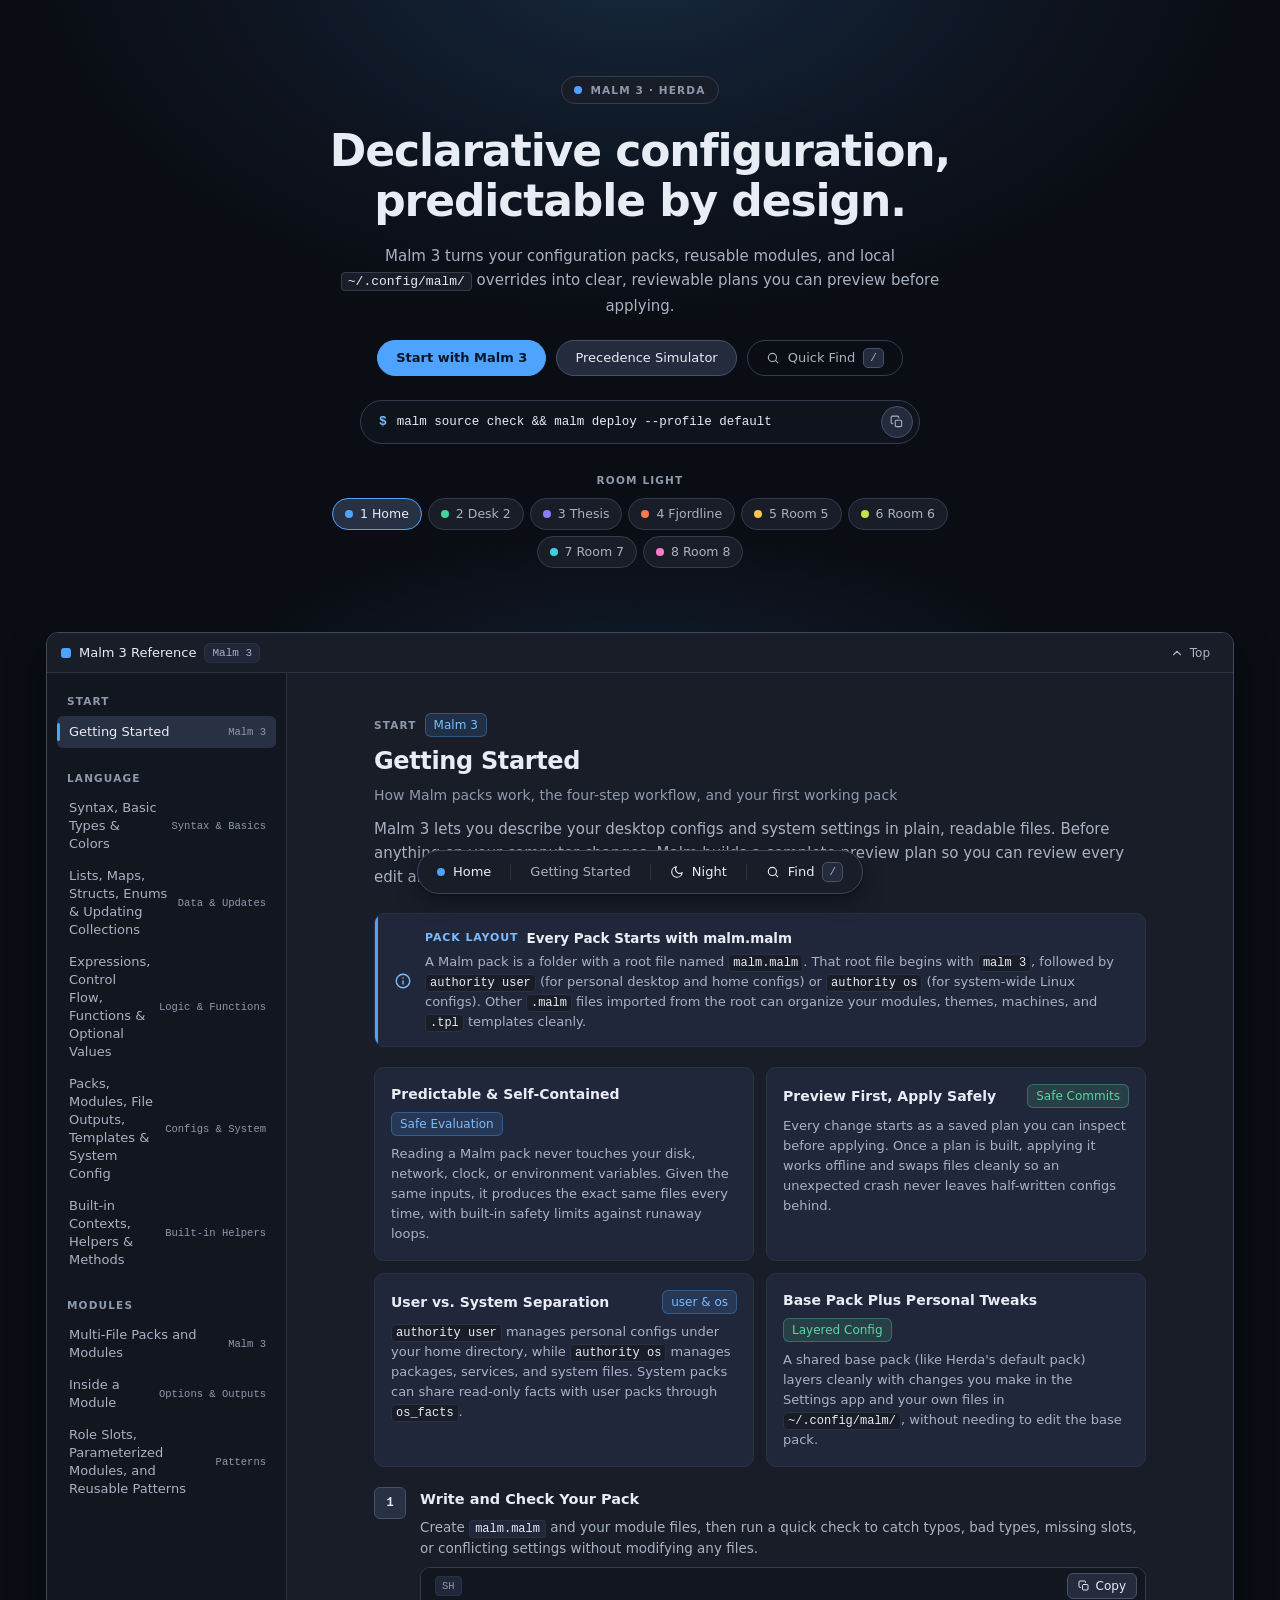
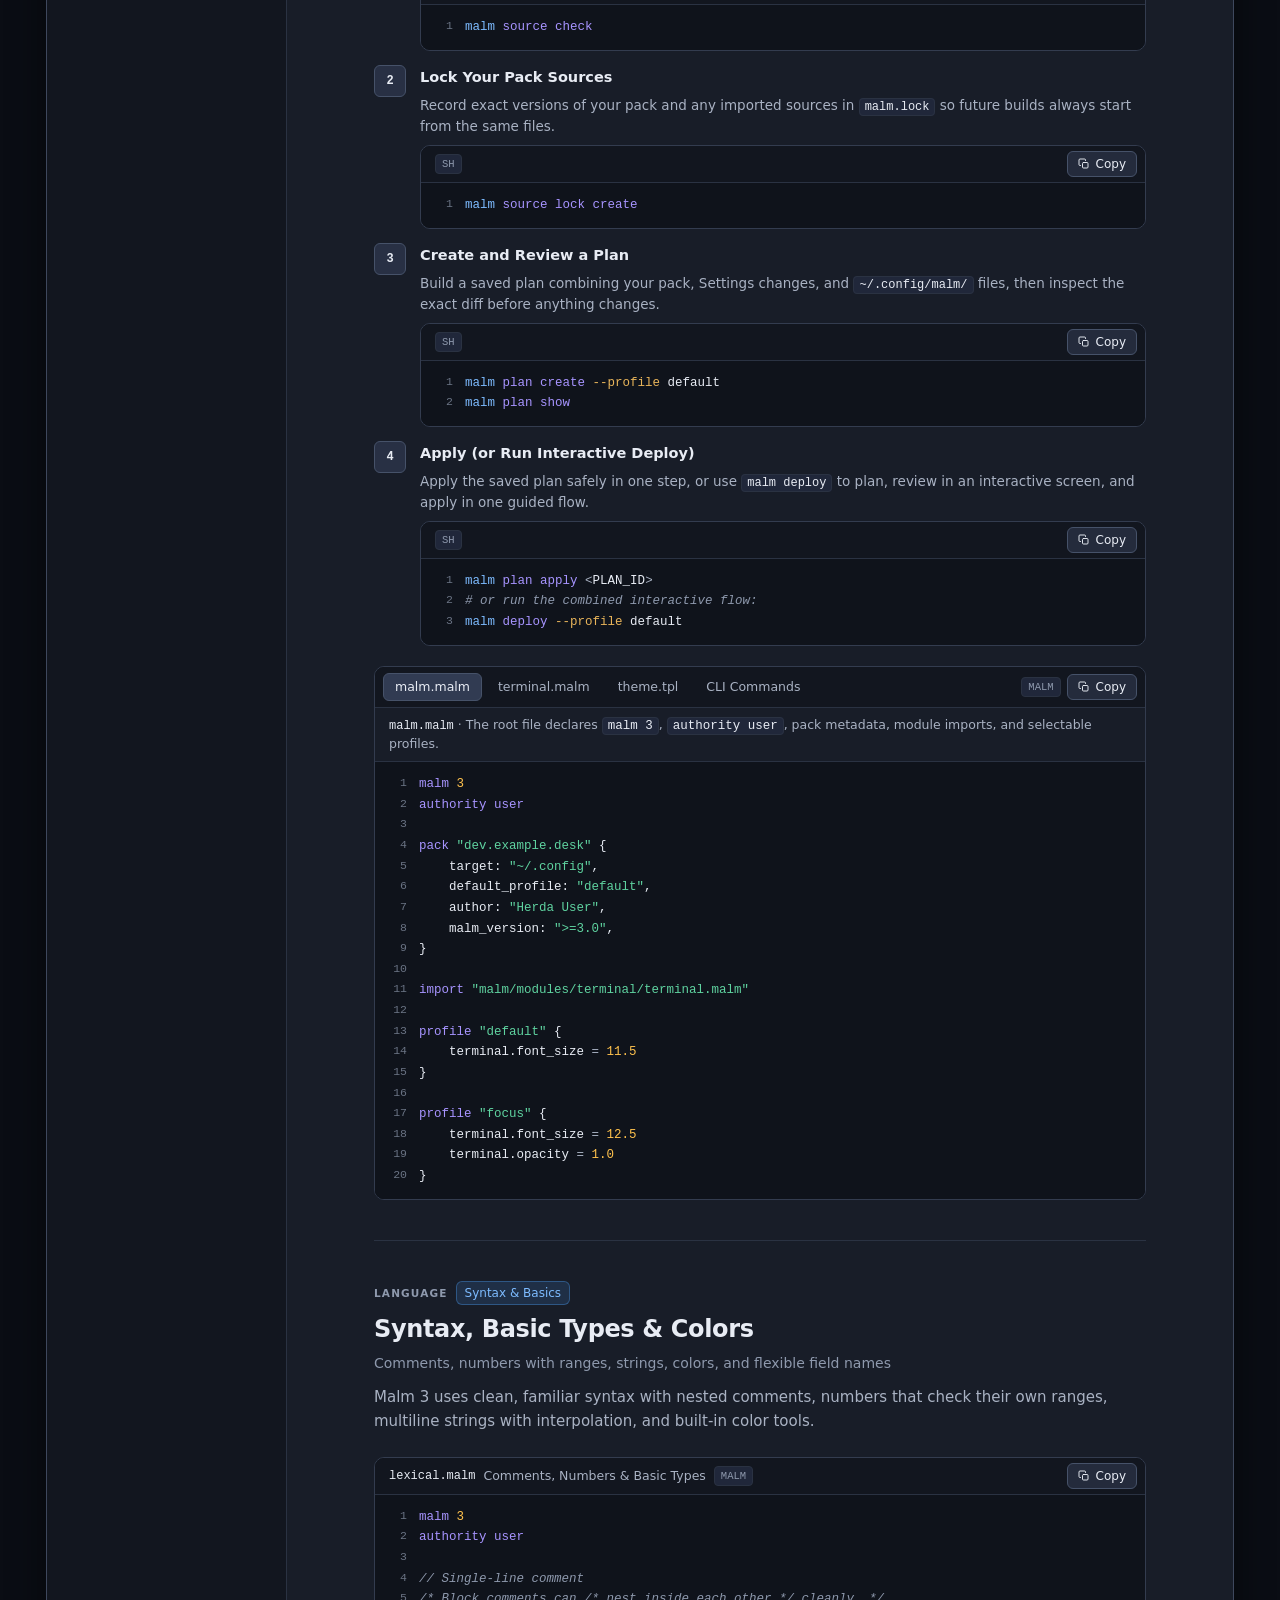
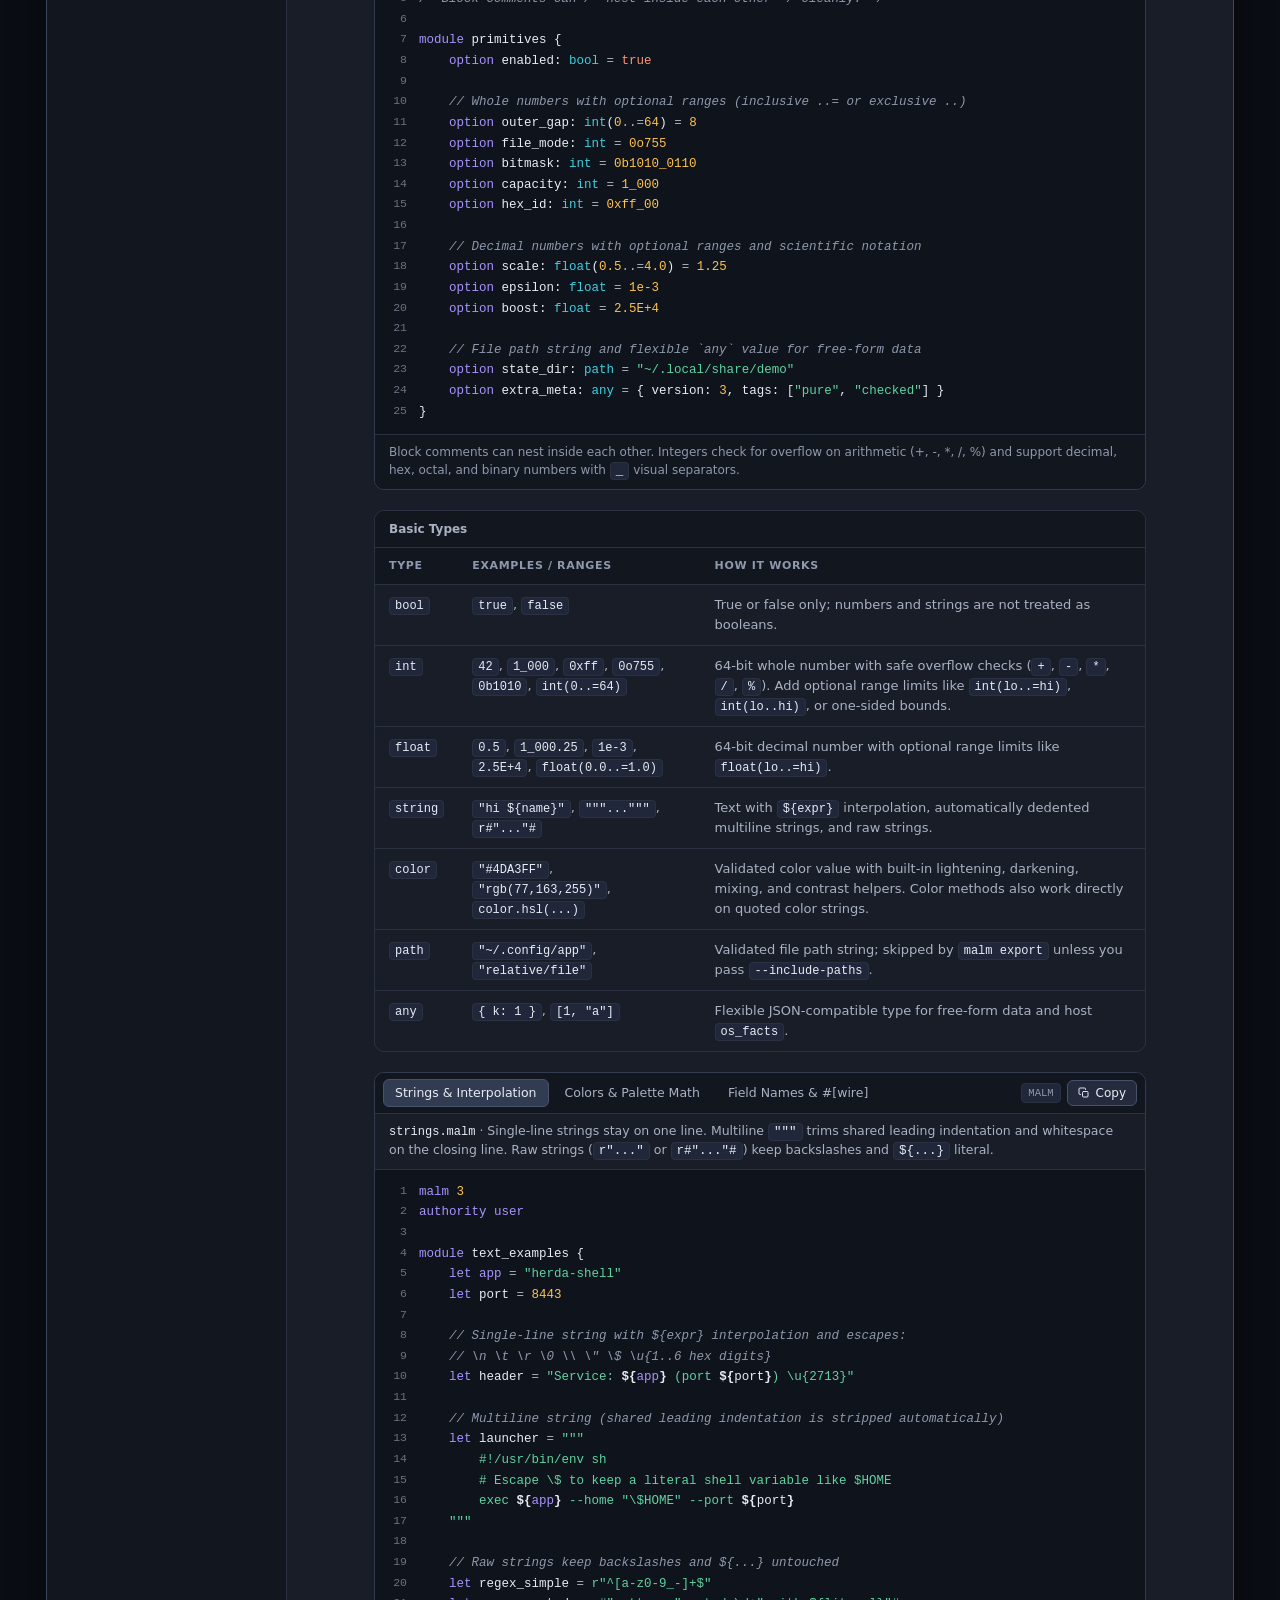
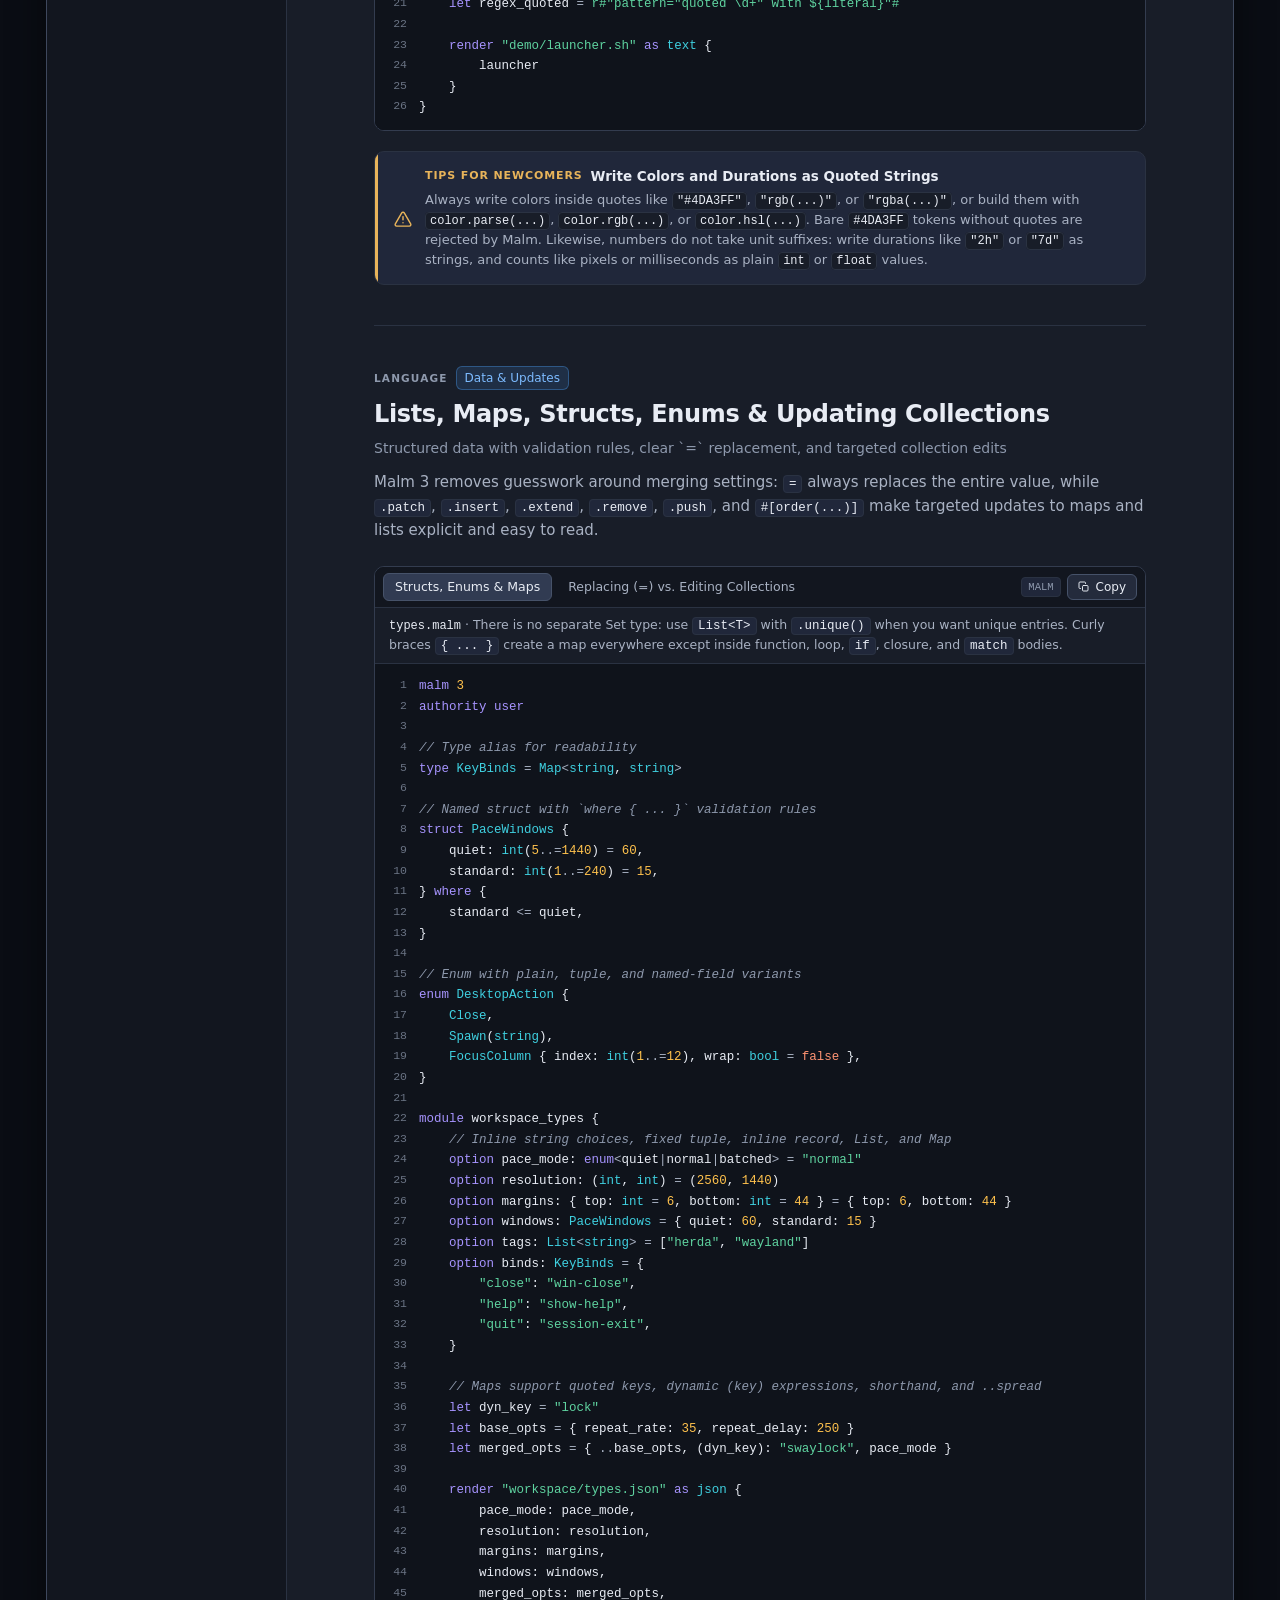
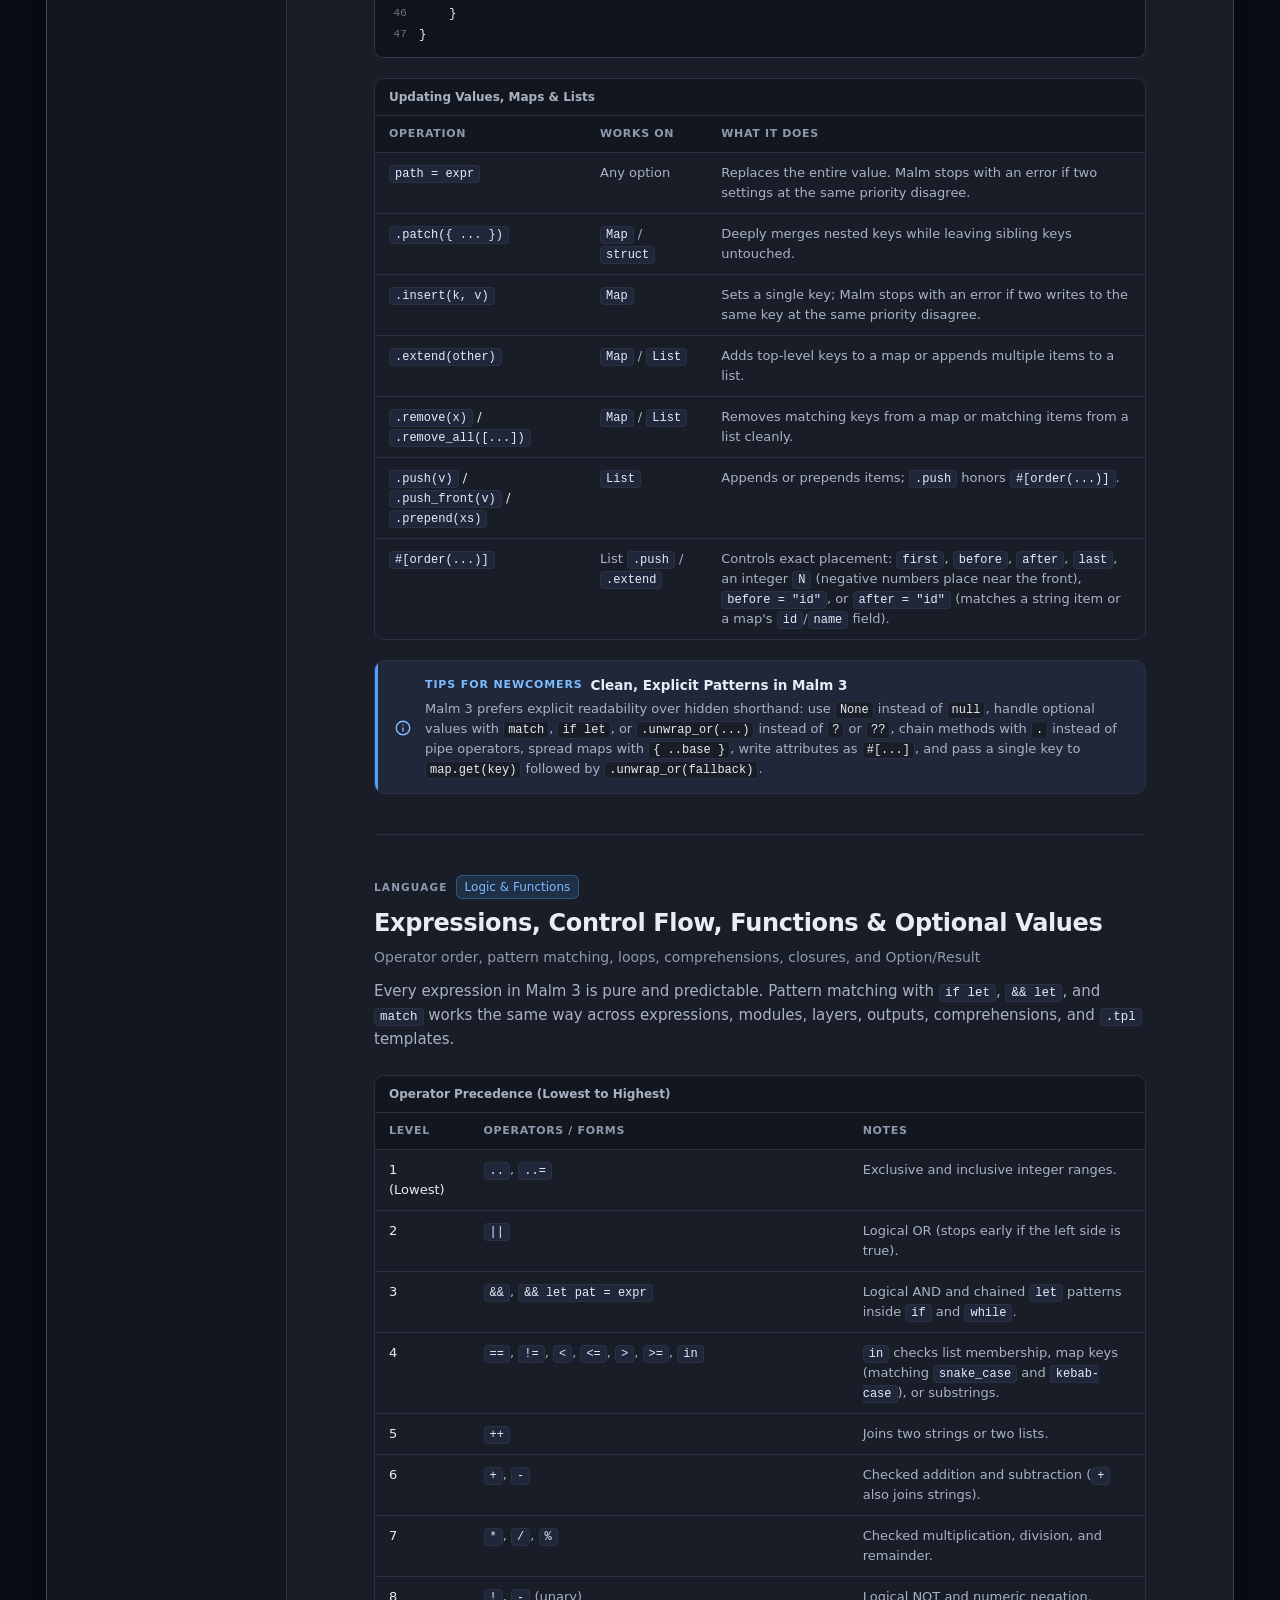
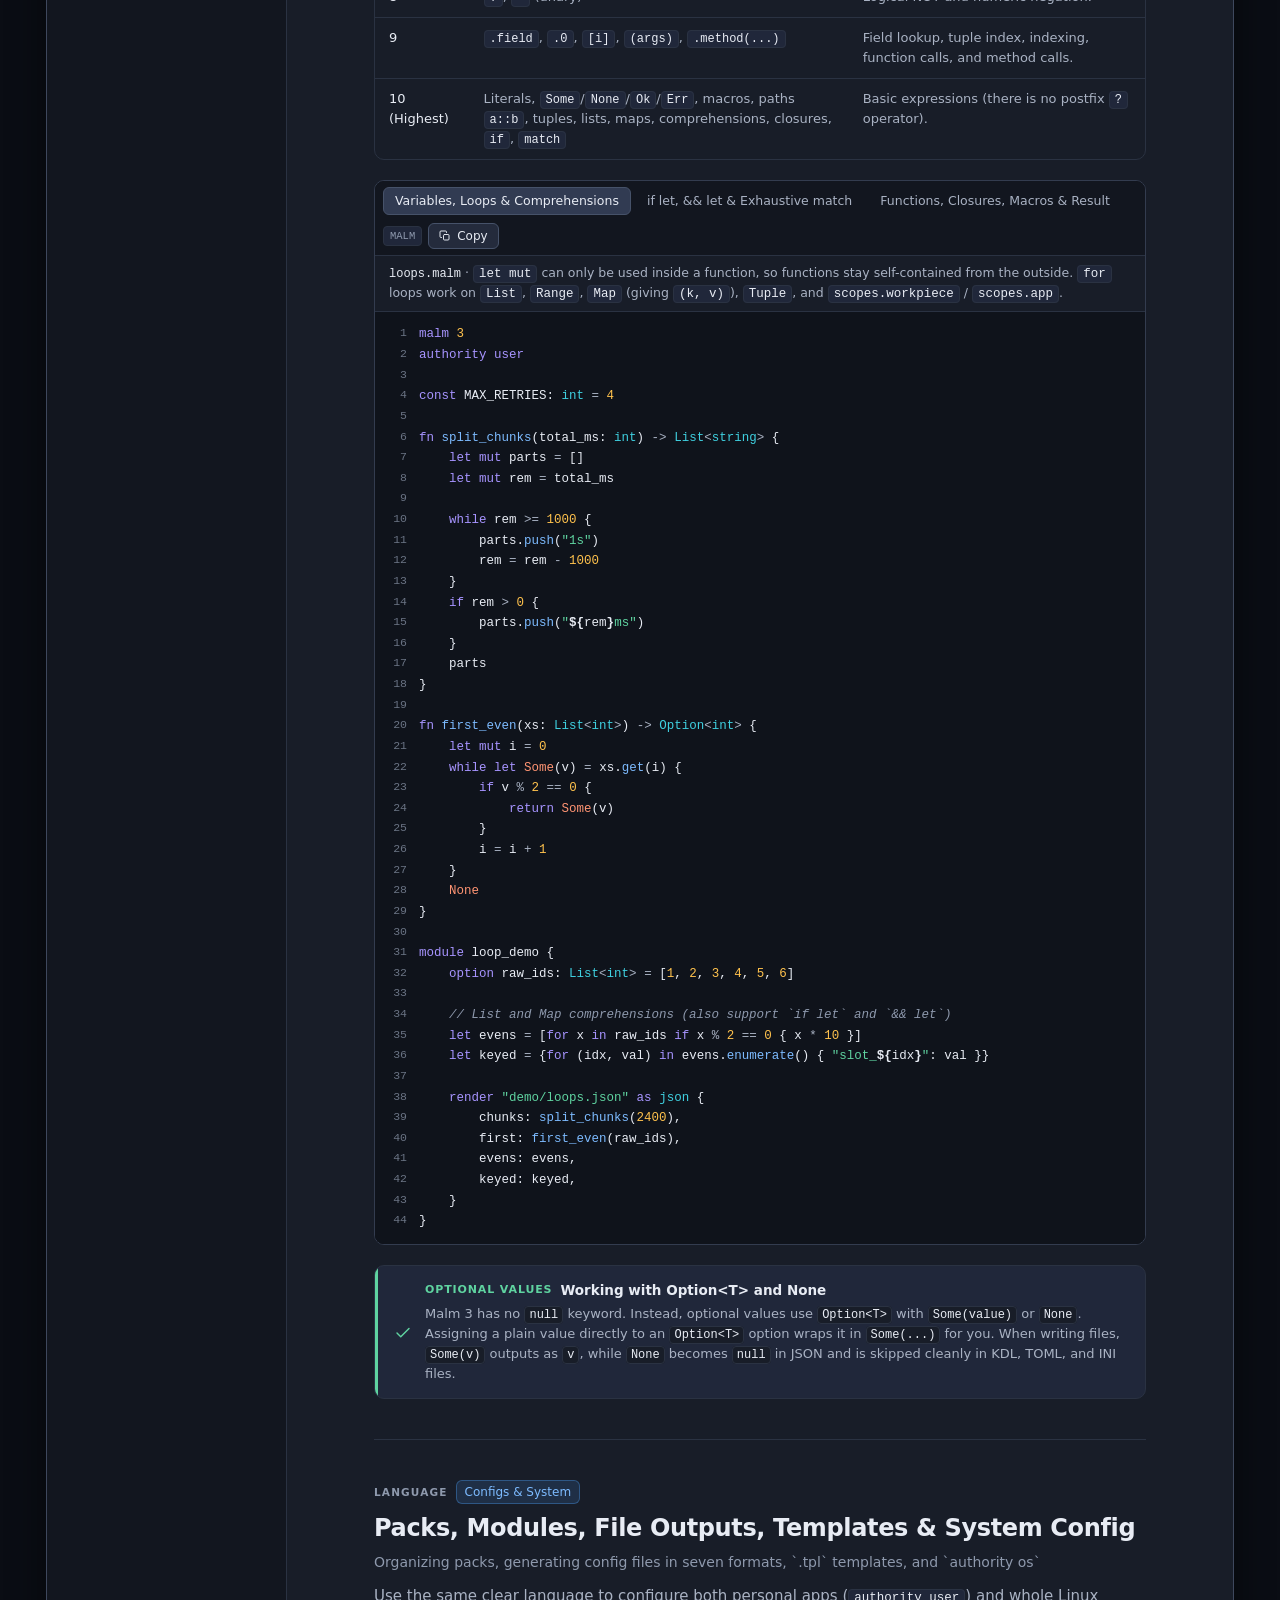
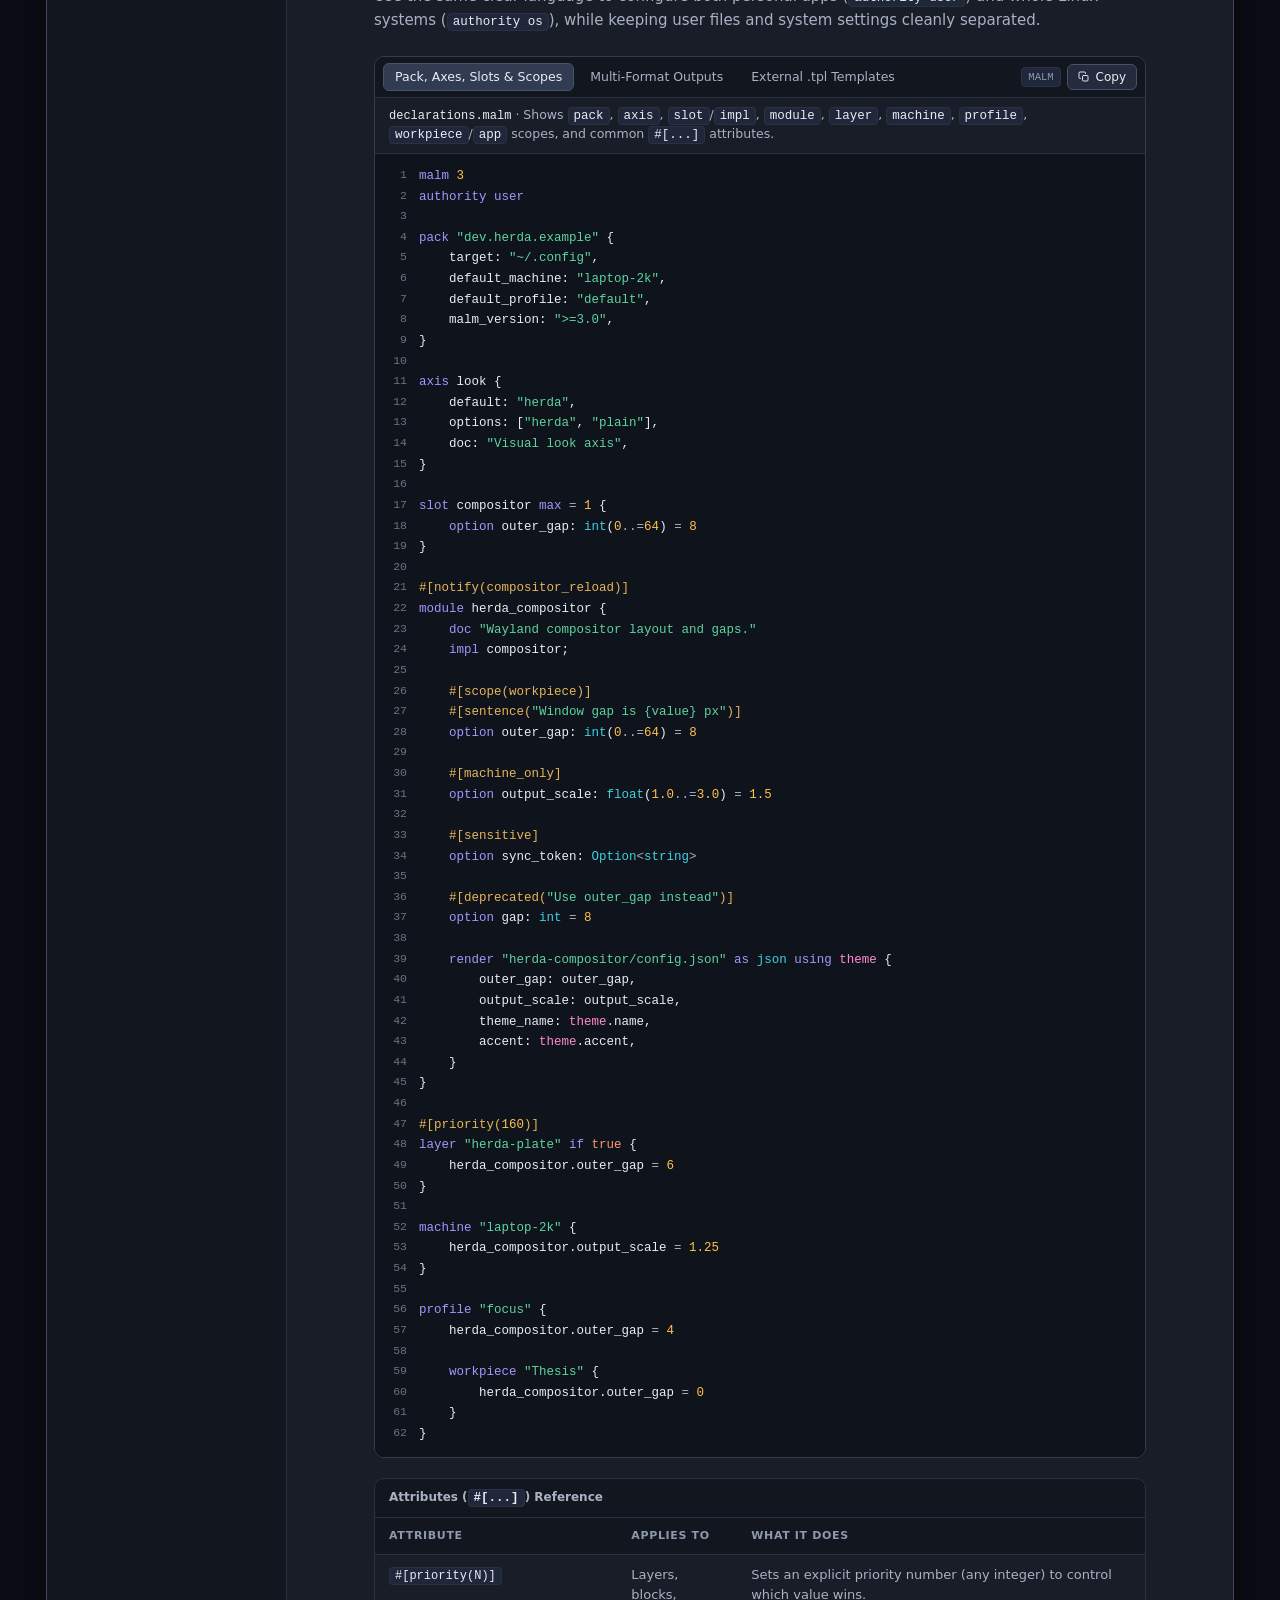
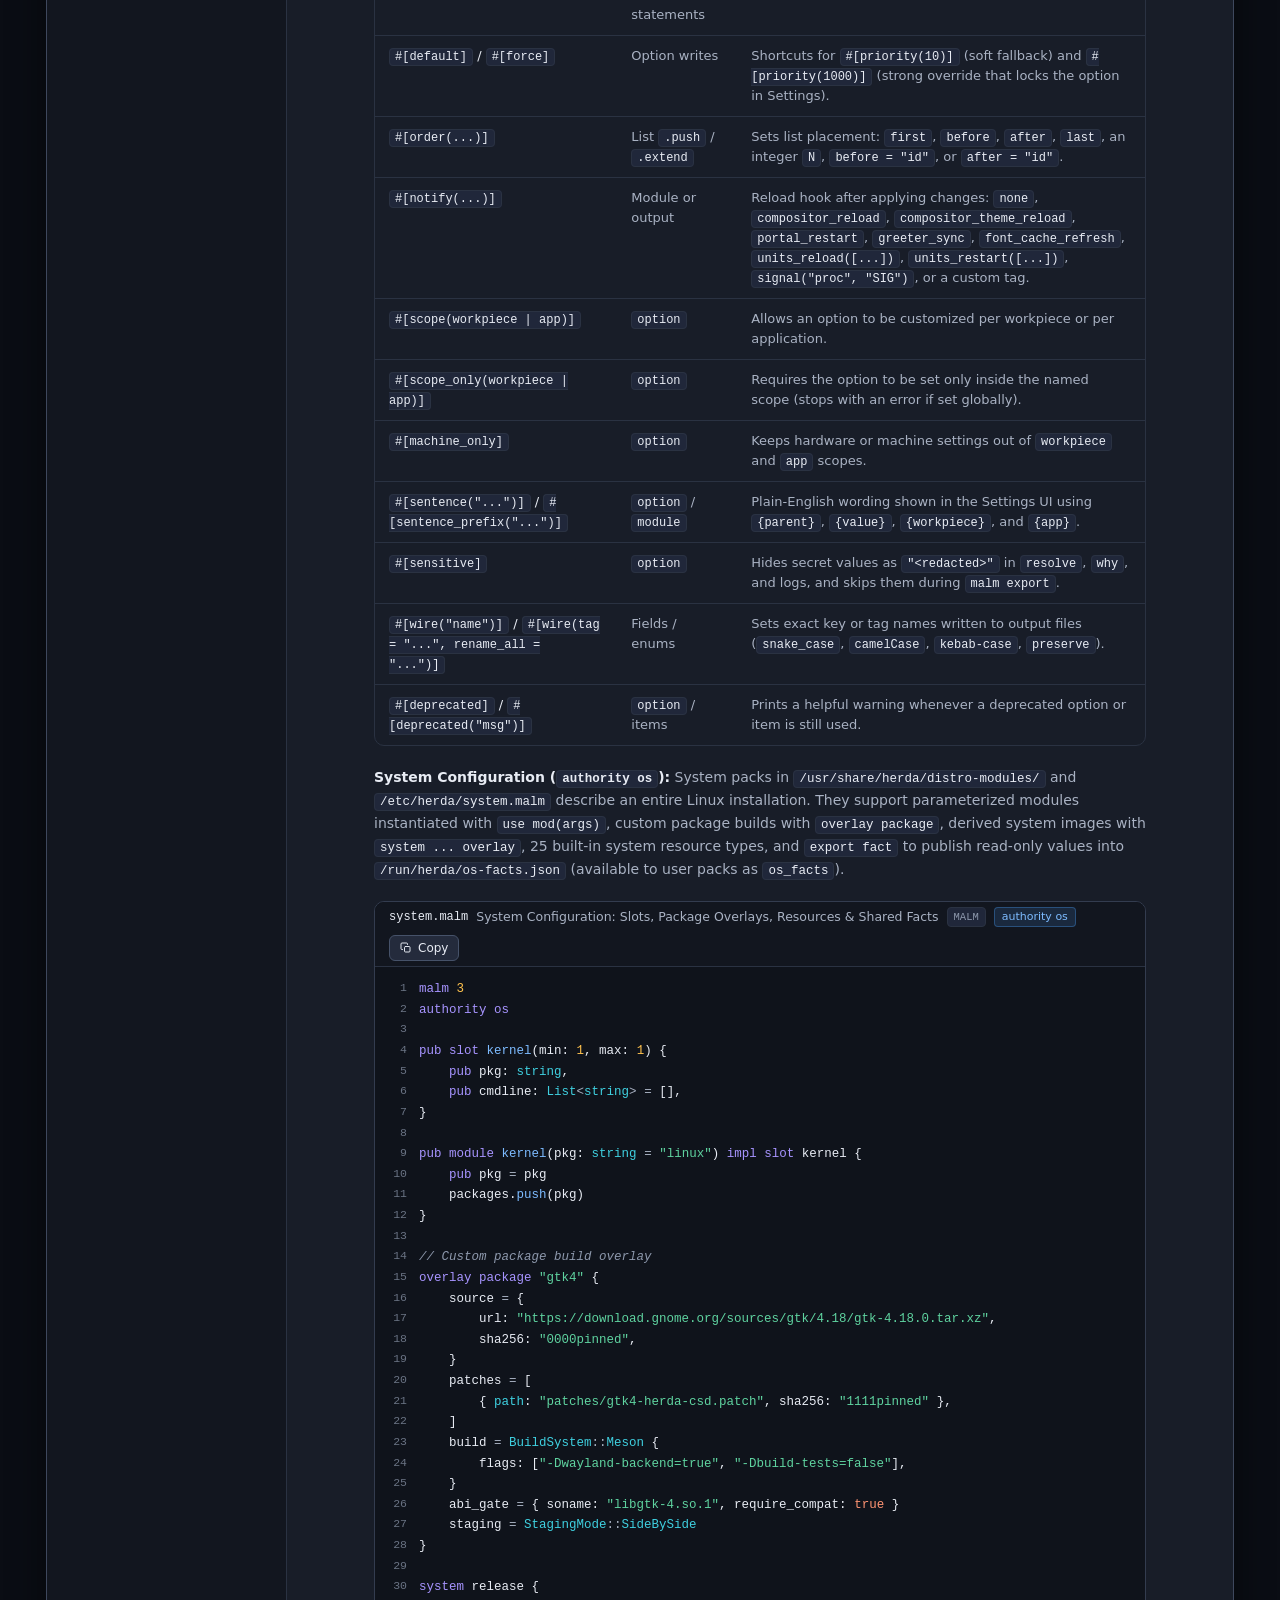
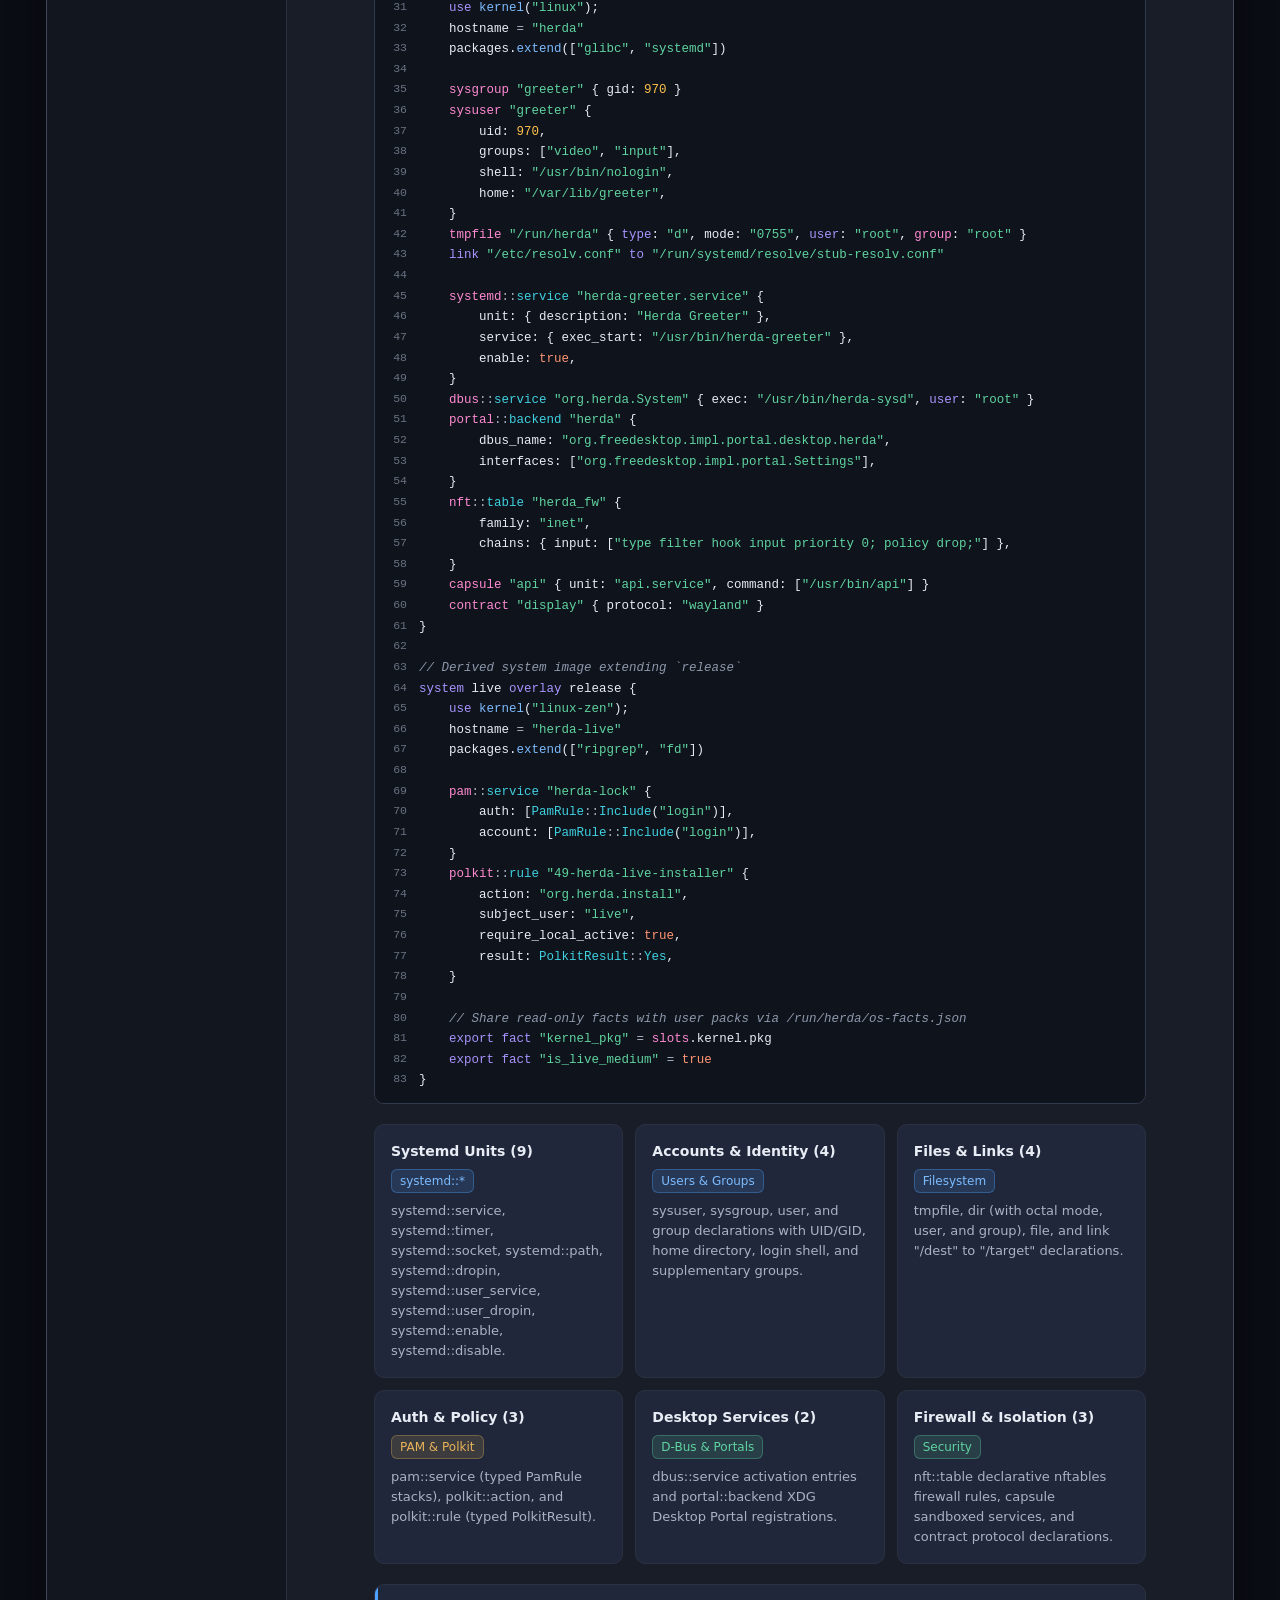
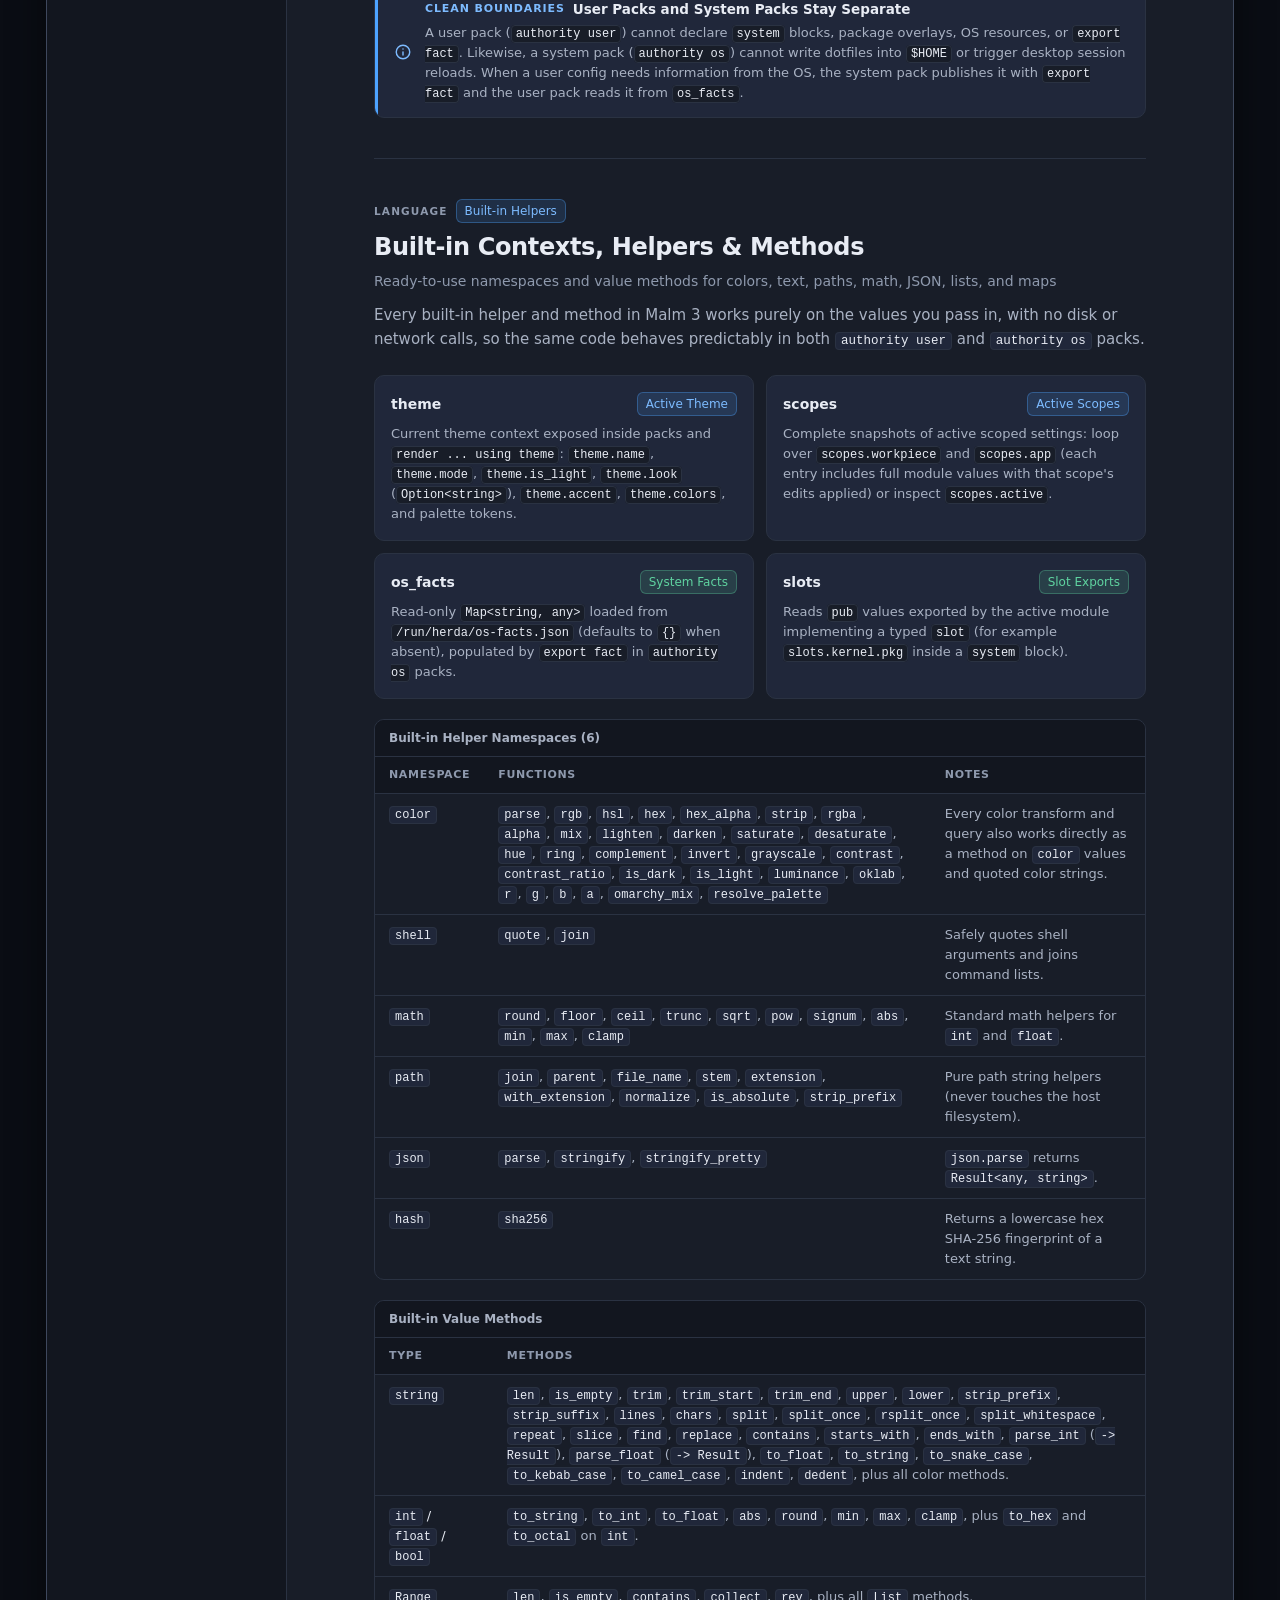
<file: index.html>
<!DOCTYPE html>
<html lang="en" data-mode="night" data-room="1">
<head>
  <meta charset="utf-8">
  <meta name="viewport" content="width=device-width, initial-scale=1">
  <title>Malm 3 - Declarative Configuration for Herda</title>
  <meta name="description" content="Complete documentation for Malm 3: declarative configuration language, reusable modules, local ~/.config/malm overrides, priority rules, and CLI workflow.">
  <link rel="stylesheet" href="css/lysrom-tokens.css">
  <link rel="stylesheet" href="css/site.css">
  <script defer src="js/syntax.js"></script>
  <script defer src="js/content-lang.js"></script>
  <script defer src="js/content-overrides.js"></script>
  <script defer src="js/app.js"></script>
</head>
<body>
  <a href="#doc-content" class="skip-link">Skip to documentation</a>

  <!-- ======================================================================
       Threshold Hero (Herda overhead elliptical lamp + bottom pill underlight)
       ====================================================================== -->
  <header id="threshold-hero" class="threshold-hero lamp-wall">
    <div class="hero-inner">
      <div class="hero-eyebrow">
        <span class="room-dot" aria-hidden="true"></span>
        <span class="overline" id="hero-version">Malm 3 &middot; Herda</span>
      </div>

      <h1 class="hero-title" id="hero-title">Declarative configuration, predictable by design.</h1>

      <p class="hero-lead" id="hero-lead">
        Malm 3 turns your configuration packs, reusable modules, and local <code>~/.config/malm/</code> overrides
        into clear, reviewable plans you can preview before applying.
      </p>

      <div class="hero-actions">
        <a href="#getting-started" class="capsule-btn capsule-btn-main" id="hero-start-btn">Start with Malm 3</a>
        <a href="#overrides-precedence" class="capsule-btn capsule-btn-plain" id="hero-sim-btn">Precedence Simulator</a>
        <button type="button" class="capsule-btn capsule-btn-quiet" id="hero-search-btn">
          <svg class="ic ic-14" viewBox="0 0 24 24" aria-hidden="true">
            <circle cx="11" cy="11" r="7"></circle>
            <line x1="20" y1="20" x2="16.2" y2="16.2"></line>
          </svg>
          <span>Quick Find</span>
          <kbd class="key-cap">/</kbd>
        </button>
      </div>

      <div class="hero-cmd-capsule" aria-label="Quick start command">
        <span class="hero-cmd-prompt" aria-hidden="true">$</span>
        <code class="hero-cmd-text" id="hero-quick-cmd">malm source check && malm plan create && malm plan apply</code>
        <button type="button" class="capsule-icon-btn" id="hero-copy-btn" aria-label="Copy quick start command" title="Copy command">
          <svg class="ic ic-14" viewBox="0 0 24 24" aria-hidden="true">
            <rect x="9" y="9" width="11" height="11" rx="2"></rect>
            <path d="M5 15H4a2 2 0 0 1-2-2V4a2 2 0 0 1 2-2h9a2 2 0 0 1 2 2v1"></path>
          </svg>
        </button>
      </div>

      <div class="hero-room-bar">
        <span class="overline hero-room-label">Room Light</span>
        <div id="hero-room-strip" class="hero-room-strip" role="group" aria-label="Choose Herda Room light"></div>
      </div>
    </div>
  </header>

  <!-- ======================================================================
       Lysrom Documentation Window (Two-Column Sidebar + Reading Column)
       ====================================================================== -->
  <div class="docs-stage">
    <div class="lysrom-window">
      <div class="window-titlebar">
        <div class="titlebar-left">
          <button
            type="button"
            id="nav-toggle"
            class="icon-btn nav-toggle"
            aria-label="Toggle documentation navigation"
            aria-expanded="false"
            aria-controls="sidebar-pane"
          >
            <svg class="ic ic-16" viewBox="0 0 24 24" aria-hidden="true">
              <line x1="4" y1="7" x2="20" y2="7"></line>
              <line x1="4" y1="12" x2="20" y2="12"></line>
              <line x1="4" y1="17" x2="20" y2="17"></line>
            </svg>
          </button>
          <span class="window-mark" aria-hidden="true"></span>
          <span class="window-title" id="window-title">Malm 3 Reference</span>
          <span class="status-chip tone-neutral window-ver">Malm 3</span>
        </div>

        <div class="titlebar-right">
          <a href="#threshold-hero" class="btn btn-sm btn-quiet titlebar-top-link" title="Back to top">
            <svg class="ic ic-14" viewBox="0 0 24 24" aria-hidden="true">
              <polyline points="18 15 12 9 6 15"></polyline>
            </svg>
            <span>Top</span>
          </a>
        </div>
      </div>

      <div class="window-body">
        <div id="nav-backdrop" class="nav-backdrop" hidden></div>

        <aside id="sidebar-pane" class="sidebar-pane" aria-label="Documentation sections">
          <nav id="sidebar-nav" class="sidebar-nav"></nav>
        </aside>

        <main id="doc-content" class="doc-content" tabindex="-1">
          <div class="doc-loading">Loading Malm 3 documentation&hellip;</div>
        </main>
      </div>

      <footer class="window-footer">
        <span class="footer-note">
          Malm 3 Documentation &middot; Herda Design
        </span>
        <span class="footer-keys">
          <kbd class="key-cap">/</kbd> Find &middot; <kbd class="key-cap">Esc</kbd> Close
        </span>
      </footer>
    </div>
  </div>

  <!-- ======================================================================
       Fixed Bottom Herda Pill (44px high, 22px radius, 6px bottom inset)
       ====================================================================== -->
  <div id="herda-pill" class="herda-pill" role="region" aria-label="Herda shell bar">
    <button
      type="button"
      id="pill-room-btn"
      class="pill-part pill-room-btn"
      aria-haspopup="true"
      aria-expanded="false"
      aria-controls="room-popout"
    >
      <span class="room-dot" aria-hidden="true"></span>
      <span class="pill-room-name">Home</span>
    </button>

    <span class="pill-sep" aria-hidden="true"></span>

    <div id="pill-section" class="pill-part pill-section" title="Current section">
      Getting Started
    </div>

    <div id="pill-status" class="pill-part pill-status" role="status" aria-live="polite" hidden></div>

    <span class="pill-sep" aria-hidden="true"></span>

    <button
      type="button"
      id="pill-mode-btn"
      class="pill-part pill-mode-btn"
      aria-label="Cycle appearance mode"
      title="Cycle Night / Day / High Contrast"
    >
      <svg class="ic ic-14" viewBox="0 0 24 24" aria-hidden="true">
        <circle cx="12" cy="12" r="4"></circle>
        <path d="M12 2v2M12 20v2M4.93 4.93l1.41 1.41M17.66 17.66l1.41 1.41M2 12h2M20 12h2M4.93 19.07l1.41-1.41M17.66 6.34l1.41-1.41"></path>
      </svg>
      <span class="pill-mode-label">Night</span>
    </button>

    <span class="pill-sep" aria-hidden="true"></span>

    <button
      type="button"
      id="pill-search-btn"
      class="pill-part pill-search-btn"
      aria-haspopup="dialog"
      aria-controls="search-modal"
      title="Quick Find (/ or Ctrl+K)"
    >
      <svg class="ic ic-14" viewBox="0 0 24 24" aria-hidden="true">
        <circle cx="11" cy="11" r="7"></circle>
        <line x1="20" y1="20" x2="16.2" y2="16.2"></line>
      </svg>
      <span class="pill-search-label">Find</span>
      <kbd class="key-cap">/</kbd>
    </button>
  </div>

  <!-- ======================================================================
       Floating Room Pop-out (16px radius, anchored above #herda-pill)
       ====================================================================== -->
  <div id="room-popout" class="room-popout" role="dialog" aria-label="Choose Herda Room" hidden>
    <div class="popout-header">
      <span class="popout-title">Room Light</span>
      <span class="overline">8 Rooms</span>
    </div>
    <div id="room-popout-list" class="popout-list" role="listbox" aria-label="Herda rooms"></div>
  </div>

  <!-- ======================================================================
       Quick-Find Modal (scrim veil, 44/22 capsule search input)
       ====================================================================== -->
  <div id="search-modal" class="search-modal" role="dialog" aria-modal="true" aria-labelledby="search-modal-title" hidden>
    <div id="search-backdrop" class="search-backdrop"></div>
    <div class="search-dialog">
      <div class="search-header">
        <span id="search-modal-title" class="overline">Quick Find</span>
        <button type="button" id="search-close" class="icon-btn" aria-label="Close search">
          <svg class="ic ic-14" viewBox="0 0 24 24" aria-hidden="true">
            <line x1="6" y1="6" x2="18" y2="18"></line>
            <line x1="18" y1="6" x2="6" y2="18"></line>
          </svg>
        </button>
      </div>

      <div class="search-capsule">
        <svg class="ic ic-16 search-capsule-icon" viewBox="0 0 24 24" aria-hidden="true">
          <circle cx="11" cy="11" r="7"></circle>
          <line x1="20" y1="20" x2="16.2" y2="16.2"></line>
        </svg>
        <input
          type="search"
          id="search-input"
          class="search-input"
          placeholder="Search Malm 3 syntax, modules, ~/.config/malm, priorities, CLI..."
          autocomplete="off"
          spellcheck="false"
        >
        <kbd class="key-cap">Esc</kbd>
      </div>

      <div id="search-results" class="search-results" role="listbox" aria-label="Search results"></div>

      <div class="search-footer">
        <span><kbd class="key-cap">&uarr;</kbd><kbd class="key-cap">&darr;</kbd> Navigate</span>
        <span><kbd class="key-cap">&crarr;</kbd> Jump</span>
        <span><kbd class="key-cap">Esc</kbd> Dismiss</span>
      </div>
    </div>
  </div>
</body>
</html>
</file>
<file: css/lysrom-tokens.css>
/* ==========================================================================
   Herda / Lysrom V3.17 Design Tokens (with Brief 06 / V3.18 Live Refinements)
   - Solid matte surfaces everywhere (zero glass, zero blur, zero chromatic glow)
   - Three modes: Night (default), Day, High Contrast (data-mode="night"|"day"|"hc")
   - Eight official Herda Rooms (data-room="1".."8", never red)
   - Full Lysrom geometry, typography, Four Tones, and motion scales
   ========================================================================== */

@property --accent-r {
  syntax: '<integer>';
  inherits: true;
  initial-value: 77;
}

@property --accent-g {
  syntax: '<integer>';
  inherits: true;
  initial-value: 163;
}

@property --accent-b {
  syntax: '<integer>';
  inherits: true;
  initial-value: 255;
}

:root {
  color-scheme: dark;

  /* ---- Typography (Local only: Inter + JetBrains Mono) ---- */
  --font-sans: 'Inter', system-ui, -apple-system, BlinkMacSystemFont, 'Segoe UI', sans-serif;
  --font-mono: 'JetBrains Mono', ui-monospace, SFMono-Regular, Menlo, Consolas, monospace;

  /* ---- Exact Lysrom Radii Scale ---- */
  --r-seg: 4px;
  --r-key: 5px;
  --r-ctrl: 6px;
  --r-row: 8px;
  --r-tip: 9px;
  --r-card: 10px;
  --r-win: 12px;
  --r-popout: 16px;
  --r-cap-btn: 18px;
  --r-pill: 22px;

  /* ---- Lysrom Motion Scale ---- */
  --dur-press: 80ms;
  --dur-swap: 120ms;
  --dur-release: 160ms;
  --dur-leave: 200ms;
  --dur-popover-out: 100ms;
  --dur-popover-in: 240ms;
  --dur-arrive: 300ms;
  --dur-glide: 400ms;
  --dur-lamp: 1000ms;
  --dur-breath: 2400ms;

  --ease-settle: cubic-bezier(0.2, 0.8, 0.2, 1);
  --ease-arrive: cubic-bezier(0.2, 1.35, 0.35, 1);
  --ease-leave: cubic-bezier(0.3, 0, 0.8, 0.15);
  --ease-room: cubic-bezier(0.4, 0, 0.2, 1);
  --ease-linear: linear;

  /* ---- Night Palette (Live Table A) ---- */
  --wall: #0A0D14;
  --well: #0F131B;
  --side: #12161F;
  --window-behind: #141922;
  --window: #181D28;
  --panel: #181D28;
  --fill1: #20273A;
  --control: #242B3C;
  --fill2: #283044;
  --chosen: #283044;
  --control-raised: #2C3549;
  --fill3: #313B52;
  --segment-on: #313B52;
  --segment-on-group: #38435C;
  --switch-off: #6A758B;

  /* Lines */
  --hair: #2A3242;
  --edge: #333C4F;
  --edge-front: #3E485D;
  --control-edge: #465269;

  /* Inks */
  --ink: #E8ECF4;
  --ink2: #A9B2C3;
  --ink3: #8E99AD;
  --ink4: rgba(232, 236, 244, 0.30);
  --link: #7DBBFF;
  --tip: #E8ECF4;
  --tip-ink: #181D28;
  --knob: #FFFFFF;
  --scrim: rgba(7, 9, 16, 0.50);
  --selection-bg: #1E3A5F;

  /* Semantic / Four Tones */
  --ok: #5FD3A0;
  --changed: #E8B45A;
  --danger: #E02B4D;
  --danger-ink: #FF6F88;
  --on-danger: #FFFFFF;
  --diff-added: #5FD3A0;
  --diff-removed: #FF8A7A;
  --hand: #A794C9;
  --on-hand: #FFFFFF;

  /* Brand informational tokens */
  --brand-herda: #FFBC50;
  --brand-smed: #FBA773;
  --brand-malm: #7FCFE0;
  --brand-smia: #7BD9BD;

  /* Neutral Studio Elevation Shadows (zero chromatic underglow) */
  --shadow: 0 8px 22px rgba(0, 0, 0, 0.36);
  --front-shadow: 0 16px 38px rgba(0, 0, 0, 0.48);
  --popover-shadow: 0 8px 20px rgba(0, 0, 0, 0.38);
  --bar-shadow: 0 1px 3px rgba(0, 0, 0, 0.38), 0 8px 22px rgba(0, 0, 0, 0.36);
  --knob-shadow: 0 1px 4px rgba(0, 0, 20, 0.35);
  --slider-knob-shadow: 0 3px 10px rgba(0, 0, 10, 0.30), 0 0 0 1px rgba(0, 0, 10, 0.08);
  --hc-ctrl-ring: none;

  /* Threshold Lamp Alpha Stops (Night) */
  --lamp-top-a1: 0.18;
  --lamp-top-a2: 0.06;
  --lamp-bot-a1: 0.10;

  /* All 8 Official Herda Rooms (Night) */
  --r1: #4DA3FF; --r1-on: #051626;
  --r2: #3FD69A; --r2-on: #04241A;
  --r3: #8F7BFF; --r3-on: #0D0730;
  --r4: #FF774D; --r4-on: #2A0C05;
  --r5: #FFC24D; --r5-on: #261B05;
  --r6: #C9E04A; --r6-on: #181C04;
  --r7: #3FD0E0; --r7-on: #052326;
  --r8: #FF7ACC; --r8-on: #260518;

  /* Active Room defaults (Room 1: Home) */
  --accent: #4DA3FF;
  --on-accent: #051626;
  --accent-hover: #63AEFF;
  --role-ink: #7DBBFF;
  --accent-r: 77;
  --accent-g: 163;
  --accent-b: 255;

  /* Syntax Highlighting Palette (Night, >= 4.5:1 on --well #0F131B) */
  --syn-kw: #A794FF;
  --syn-type: #3FD0E0;
  --syn-fn: #7DBBFF;
  --syn-str: #5FD3A0;
  --syn-num: #FFC24D;
  --syn-bool: #FF9473;
  --syn-comment: #8E99AD;
  --syn-attr: #E8B45A;
  --syn-op: #A9B2C3;
  --syn-ns: #FF8AD2;
  --syn-interp: #E8ECF4;
  --syn-key: #7FCFE0;
  --syn-path: #7BD9BD;
  --syn-err: #FF6F88;
}

/* ==========================================================================
   Night / High Contrast Room Accents (data-room="1".."8")
   ========================================================================== */

:root[data-room="1"] {
  --accent: #4DA3FF;
  --on-accent: #051626;
  --accent-hover: #63AEFF;
  --role-ink: #7DBBFF;
  --accent-r: 77; --accent-g: 163; --accent-b: 255;
}

:root[data-room="2"] {
  --accent: #3FD69A;
  --on-accent: #04241A;
  --accent-hover: #56DBA6;
  --role-ink: #5FDCA9;
  --accent-r: 63; --accent-g: 214; --accent-b: 154;
}

:root[data-room="3"] {
  --accent: #8F7BFF;
  --on-accent: #0D0730;
  --accent-hover: #9D8BFF;
  --role-ink: #AFA0FF;
  --accent-r: 143; --accent-g: 123; --accent-b: 255;
}

:root[data-room="4"] {
  --accent: #FF774D;
  --on-accent: #2A0C05;
  --accent-hover: #FF8762;
  --role-ink: #FF9473;
  --accent-r: 255; --accent-g: 119; --accent-b: 77;
}

:root[data-room="5"] {
  --accent: #FFC24D;
  --on-accent: #261B05;
  --accent-hover: #FFC962;
  --role-ink: #FFC24D;
  --accent-r: 255; --accent-g: 194; --accent-b: 77;
}

:root[data-room="6"] {
  --accent: #C9E04A;
  --on-accent: #181C04;
  --accent-hover: #CFE460;
  --role-ink: #C9E04A;
  --accent-r: 201; --accent-g: 224; --accent-b: 74;
}

:root[data-room="7"] {
  --accent: #3FD0E0;
  --on-accent: #052326;
  --accent-hover: #56D6E4;
  --role-ink: #5ED8E6;
  --accent-r: 63; --accent-g: 208; --accent-b: 224;
}

:root[data-room="8"] {
  --accent: #FF7ACC;
  --on-accent: #260518;
  --accent-hover: #FF8AD2;
  --role-ink: #FF94D6;
  --accent-r: 255; --accent-g: 122; --accent-b: 204;
}

/* ==========================================================================
   Day Mode (Live Palette)
   ========================================================================== */

:root[data-mode="day"] {
  color-scheme: light;

  --wall: #E6EAF1;
  --well: #EEF1F6;
  --side: #EEF1F6;
  --window-behind: #F1F4F8;
  --window: #FFFFFF;
  --panel: #FFFFFF;
  --fill1: #F3F6FA;
  --control: #F3F6FA;
  --fill2: #E3E8F0;
  --chosen: #E3E8F0;
  --control-raised: #E6EBF2;
  --fill3: #D8DFEA;
  --segment-on: #FFFFFF;
  --segment-on-group: #FFFFFF;
  --switch-off: #808CA0;

  --hair: #DDE3EC;
  --edge: #CDD5E0;
  --edge-front: #B9C3D2;
  --control-edge: #AEB8C8;

  --ink: #141A24;
  --ink2: #4A5568;
  --ink3: #5B697F;
  --ink4: rgba(20, 26, 36, 0.30);
  --link: #1F6CD0;
  --tip: #141A24;
  --tip-ink: #FFFFFF;
  --knob: #FFFFFF;
  --scrim: rgba(20, 30, 50, 0.22);
  --selection-bg: #E3EEFC;

  --ok: #277C5B;
  --changed: #936518;
  --danger: #CF1F45;
  --danger-ink: #CF1F45;
  --on-danger: #FFFFFF;
  --diff-added: #1E8E5A;
  --diff-removed: #D93D30;
  --hand: #6A558F;
  --on-hand: #FFFFFF;

  --brand-herda: #785000;
  --brand-smed: #A34E00;
  --brand-malm: #005D6C;
  --brand-smia: #006852;

  --shadow: 0 6px 16px rgba(20, 30, 50, 0.12);
  --front-shadow: 0 12px 28px rgba(20, 30, 50, 0.18);
  --popover-shadow: 0 6px 16px rgba(20, 30, 50, 0.14);
  --bar-shadow: 0 1px 2px rgba(17, 18, 21, 0.07), 0 6px 16px rgba(20, 30, 50, 0.12);

  /* Threshold Lamp Alpha Stops (Day = Night x 0.6) */
  --lamp-top-a1: 0.108;
  --lamp-top-a2: 0.036;
  --lamp-bot-a1: 0.06;

  /* All 8 Official Herda Rooms (Day, OKLCH chroma <= 0.16) */
  --r1: #3B90EC;
  --r2: #22A16F;
  --r3: #8C7DEB;
  --r4: #E36A47;
  --r5: #C38000;
  --r6: #83961A;
  --r7: #1B9CAA;
  --r8: #D468B1;

  /* Syntax Highlighting Palette (Day, >= 4.5:1 on --well #EEF1F6) */
  --syn-kw: #5B43C8;
  --syn-type: #0E6E7A;
  --syn-fn: #1A5FB4;
  --syn-str: #1C704E;
  --syn-num: #945B00;
  --syn-bool: #B53E1E;
  --syn-comment: #5B697F;
  --syn-attr: #875709;
  --syn-op: #4A5568;
  --syn-ns: #9F2E79;
  --syn-interp: #141A24;
  --syn-key: #005D6C;
  --syn-path: #006852;
  --syn-err: #CF1F45;
}

:root[data-mode="day"][data-room="1"] {
  --accent: #3B90EC;
  --on-accent: #051626;
  --accent-hover: #5A9EE8;
  --role-ink: #1C62B5;
  --accent-r: 59; --accent-g: 144; --accent-b: 236;
}

:root[data-mode="day"][data-room="2"] {
  --accent: #22A16F;
  --on-accent: #04241A;
  --accent-hover: #3DAC80;
  --role-ink: #167550;
  --accent-r: 34; --accent-g: 161; --accent-b: 111;
}

:root[data-mode="day"][data-room="3"] {
  --accent: #8C7DEB;
  --on-accent: #0D0730;
  --accent-hover: #9A8DED;
  --role-ink: #5848B8;
  --accent-r: 140; --accent-g: 125; --accent-b: 235;
}

:root[data-mode="day"][data-room="4"] {
  --accent: #E36A47;
  --on-accent: #2A0C05;
  --accent-hover: #E67C5D;
  --role-ink: #B34222;
  --accent-r: 227; --accent-g: 106; --accent-b: 71;
}

:root[data-mode="day"][data-room="5"] {
  --accent: #C38000;
  --on-accent: #261B05;
  --accent-hover: #CA8F1F;
  --role-ink: #8A5800;
  --accent-r: 195; --accent-g: 128; --accent-b: 0;
}

:root[data-mode="day"][data-room="6"] {
  --accent: #83961A;
  --on-accent: #181C04;
  --accent-hover: #92A335;
  --role-ink: #5C6B0D;
  --accent-r: 131; --accent-g: 150; --accent-b: 26;
}

:root[data-mode="day"][data-room="7"] {
  --accent: #1B9CAA;
  --on-accent: #052326;
  --accent-hover: #36A8B4;
  --role-ink: #12717C;
  --accent-r: 27; --accent-g: 156; --accent-b: 170;
}

:root[data-mode="day"][data-room="8"] {
  --accent: #D468B1;
  --on-accent: #260518;
  --accent-hover: #D97ABA;
  --role-ink: #A1387E;
  --accent-r: 212; --accent-g: 104; --accent-b: 177;
}

/* ==========================================================================
   High Contrast Mode (All lamps/washes disabled; >= 3:1 promoted lines)
   ========================================================================== */

:root[data-mode="hc"] {
  color-scheme: dark;

  --wall: #05070B;
  --well: #0B0E15;
  --side: #0E121B;
  --window-behind: #111621;
  --window: #131823;
  --panel: #131823;
  --fill1: #1C2333;
  --control: #21293B;
  --fill2: #283247;
  --chosen: #283247;
  --control-raised: #2D3850;
  --fill3: #364360;
  --segment-on: #364360;
  --segment-on-group: #3D4B6B;
  --switch-off: #8A96AE;

  /* Promoted >= 3:1 line tokens (06-visibility + D12 recipe) */
  --hair: #566584;
  --edge: #7E8AA2;
  --edge-front: #8D99B0;
  --control-edge: #8D99B0;

  /* High-legibility inks (90% mix for secondary/tertiary) */
  --ink: #FFFFFF;
  --ink2: #E3E8F2;
  --ink3: #CDD5E4;
  --ink4: rgba(255, 255, 255, 0.55);
  --link: #99CAFF;
  --scrim: rgba(0, 0, 0, 0.72);

  /* Lamps completely disabled */
  --lamp-top-a1: 0;
  --lamp-top-a2: 0;
  --lamp-bot-a1: 0;

  --hc-ctrl-ring: inset 0 0 0 1px rgba(255, 255, 255, 0.45);

  --syn-comment: #C4CEDF;
  --syn-op: #DDE4F0;
}

/* ==========================================================================
   Reduced Motion Override
   ========================================================================== */

@media (prefers-reduced-motion: reduce) {
  :root {
    --dur-press: 0ms;
    --dur-swap: 120ms;
    --dur-release: 100ms;
    --dur-leave: 100ms;
    --dur-popover-out: 100ms;
    --dur-popover-in: 150ms;
    --dur-arrive: 150ms;
    --dur-glide: 150ms;
    --dur-lamp: 150ms;
    --dur-breath: 0ms;
    --ease-settle: linear;
    --ease-arrive: linear;
    --ease-leave: linear;
    --ease-room: linear;
  }
}
</file>
<file: css/site.css>
/* ==========================================================================
   Malm 3 Documentation Site: Herda / Lysrom Stylesheet
   - Strict solid matte surfaces everywhere (zero glass or blur effects)
   - Two Shapes, Two Speakers:
     * Capsules (44/22, 36/18, 32/16) ONLY for Herda chrome & threshold hero
     * Radius-6 rectangles for window controls, buttons, tabs, chips, toggles
   ========================================================================== */

*,
*::before,
*::after {
  box-sizing: border-box;
}

html {
  scroll-behavior: smooth;
  scroll-padding-top: 28px;
  background: var(--wall);
  color: var(--ink);
  font-family: var(--font-sans);
  font-size: 16px;
  line-height: 1.5;
  font-feature-settings: "tnum";
  font-variant-numeric: tabular-nums;
  -webkit-font-smoothing: antialiased;
  -moz-osx-font-smoothing: grayscale;
  transition:
    --accent-r var(--dur-lamp) var(--ease-linear),
    --accent-g var(--dur-lamp) var(--ease-linear),
    --accent-b var(--dur-lamp) var(--ease-linear);
}

body {
  margin: 0;
  min-height: 100vh;
  background: var(--wall);
  color: var(--ink);
  font-family: var(--font-sans);
  font-size: 14px;
  line-height: 22px;
}

::selection {
  background: color-mix(in srgb, var(--accent) 28%, transparent);
  color: var(--ink);
}

@supports not (background: color-mix(in srgb, #000 50%, #fff)) {
  ::selection {
    background: var(--selection-bg);
  }
}

a {
  color: var(--link);
  text-decoration: none;
  text-underline-offset: 3px;
}

a:hover {
  text-decoration: underline;
}

button,
input {
  font-family: inherit;
  color: inherit;
}

button {
  cursor: pointer;
}

:focus-visible {
  outline: 2px solid var(--accent);
  outline-offset: 2px;
}

[hidden] {
  display: none !important;
}

/* ---- Skip Link ---- */

.skip-link {
  position: fixed;
  top: -64px;
  left: 16px;
  z-index: 100;
  height: 36px;
  padding: 0 16px;
  border-radius: var(--r-cap-btn);
  background: var(--accent);
  color: var(--on-accent);
  font-size: 13px;
  font-weight: 600;
  display: inline-flex;
  align-items: center;
  transition: top var(--dur-release) var(--ease-settle);
}

.skip-link:focus {
  top: 12px;
  text-decoration: none;
}

/* ---- Herda 24x24 Stroke Icons (1.9px round) ---- */

.ic {
  fill: none;
  stroke: currentColor;
  stroke-width: 1.9;
  stroke-linecap: round;
  stroke-linejoin: round;
  flex-shrink: 0;
  display: inline-block;
}

.ic-12 { width: 12px; height: 12px; }
.ic-14 { width: 14px; height: 14px; }
.ic-16 { width: 16px; height: 16px; }
.ic-18 { width: 18px; height: 18px; }
.ic-20 { width: 20px; height: 20px; }

/* ---- Shared Typography & Micro Primitives ---- */

.overline {
  font-size: 10.5px;
  line-height: 16px;
  font-weight: 600;
  letter-spacing: 0.11em;
  text-transform: uppercase;
  color: var(--ink3);
}

.room-dot {
  width: 8px;
  height: 8px;
  border-radius: 50%;
  background: var(--accent);
  flex-shrink: 0;
  display: inline-block;
  transition: background-color var(--dur-lamp) var(--ease-room);
}

.key-cap {
  display: inline-flex;
  align-items: center;
  justify-content: center;
  min-width: 20px;
  height: 20px;
  padding: 0 6px;
  border-radius: var(--r-key);
  background: var(--control);
  border: 1px solid var(--control-edge);
  color: var(--ink2);
  font-family: var(--font-mono);
  font-size: 11px;
  line-height: 14px;
  font-weight: 500;
  box-shadow: var(--hc-ctrl-ring);
}

/* ---- Window Controls: Radius-6 Rectangles ---- */

.btn {
  display: inline-flex;
  align-items: center;
  justify-content: center;
  gap: 6px;
  height: 28px;
  padding: 0 12px;
  border-radius: var(--r-ctrl);
  border: 1px solid var(--control-edge);
  background: var(--control);
  color: var(--ink);
  font-size: 13px;
  line-height: 20px;
  font-weight: 500;
  text-decoration: none;
  box-shadow: var(--hc-ctrl-ring);
  transition:
    background-color var(--dur-release) var(--ease-settle),
    border-color var(--dur-release) var(--ease-settle),
    transform var(--dur-press) var(--ease-settle);
}

.btn:hover {
  background: var(--fill2);
  text-decoration: none;
}

.btn:active {
  background: var(--fill3);
  transform: scale(0.97);
}

.btn-sm {
  height: 26px;
  padding: 0 10px;
  font-size: 12px;
  line-height: 16px;
}

.btn-main {
  background: var(--accent);
  border-color: var(--accent);
  color: var(--on-accent);
  font-weight: 600;
}

.btn-main:hover {
  background: var(--accent-hover);
  border-color: var(--accent-hover);
}

.btn-quiet {
  background: transparent;
  border-color: transparent;
  color: var(--ink2);
  box-shadow: none;
}

.btn-quiet:hover {
  background: var(--fill1);
  color: var(--ink);
}

.icon-btn {
  display: inline-flex;
  align-items: center;
  justify-content: center;
  width: 28px;
  height: 28px;
  padding: 0;
  border-radius: var(--r-ctrl);
  border: 1px solid transparent;
  background: transparent;
  color: var(--ink2);
  transition:
    background-color var(--dur-release) var(--ease-settle),
    color var(--dur-release) var(--ease-settle),
    transform var(--dur-press) var(--ease-settle);
}

.icon-btn:hover {
  background: var(--fill1);
  color: var(--ink);
}

.icon-btn:active {
  background: var(--fill2);
  transform: scale(0.97);
}

/* ---- Status Chips (24px high, radius 6px, Four Tones) ---- */

.status-chip {
  display: inline-flex;
  align-items: center;
  gap: 5px;
  height: 24px;
  padding: 0 8px;
  border-radius: var(--r-ctrl);
  font-size: 12px;
  line-height: 16px;
  font-weight: 500;
  white-space: nowrap;
}

.tone-neutral {
  background: var(--fill1);
  border: 1px solid var(--hair);
  color: var(--ink2);
}

.tone-accent {
  background: color-mix(in srgb, var(--accent) 14%, transparent);
  border: 1px solid color-mix(in srgb, var(--accent) 34%, transparent);
  color: var(--role-ink);
}

.tone-ok {
  background: color-mix(in srgb, var(--ok) 14%, transparent);
  border: 1px solid color-mix(in srgb, var(--ok) 32%, transparent);
  color: var(--ok);
}

.tone-changed {
  background: color-mix(in srgb, var(--changed) 14%, transparent);
  border: 1px solid color-mix(in srgb, var(--changed) 32%, transparent);
  color: var(--changed);
}

.tone-danger {
  background: color-mix(in srgb, var(--danger) 14%, transparent);
  border: 1px solid color-mix(in srgb, var(--danger) 36%, transparent);
  color: var(--danger-ink);
}

.tone-hand {
  background: color-mix(in srgb, var(--hand) 16%, transparent);
  border: 1px solid color-mix(in srgb, var(--hand) 36%, transparent);
  color: var(--hand);
}

/* ==========================================================================
   1. Threshold Hero (Herda Overhead Lamp + Underlight, Capsule Actions)
   ========================================================================== */

.threshold-hero {
  position: relative;
  padding: 76px 24px 64px;
  text-align: center;
  overflow: hidden;
}

.lamp-wall {
  background:
    radial-gradient(
      ellipse 820px 500px at 50% -8%,
      rgba(var(--accent-r), var(--accent-g), var(--accent-b), var(--lamp-top-a1)) 0%,
      rgba(var(--accent-r), var(--accent-g), var(--accent-b), var(--lamp-top-a2)) 46%,
      rgba(var(--accent-r), var(--accent-g), var(--accent-b), 0) 74%
    ),
    radial-gradient(
      ellipse 560px 190px at 50% 106%,
      rgba(var(--accent-r), var(--accent-g), var(--accent-b), var(--lamp-bot-a1)) 0%,
      rgba(var(--accent-r), var(--accent-g), var(--accent-b), 0) 72%
    ),
    var(--wall);
}

:root[data-mode="hc"] .lamp-wall {
  background: var(--wall);
}

.hero-inner {
  max-width: 720px;
  margin: 0 auto;
  display: flex;
  flex-direction: column;
  align-items: center;
  gap: 18px;
}

.hero-eyebrow {
  display: inline-flex;
  align-items: center;
  gap: 8px;
  height: 28px;
  padding: 0 12px;
  border-radius: 14px;
  background: var(--panel);
  border: 1px solid var(--edge);
}

.hero-title {
  margin: 4px 0 0;
  font-size: clamp(30px, 5vw, 44px);
  line-height: 1.14;
  font-weight: 600;
  letter-spacing: -0.025em;
  color: var(--ink);
}

.hero-lead {
  margin: 0;
  max-width: 610px;
  font-size: 15px;
  line-height: 24px;
  color: var(--ink2);
}

.hero-lead code {
  font-family: var(--font-mono);
  font-size: 13px;
  padding: 1px 6px;
  border-radius: var(--r-seg);
  background: var(--panel);
  border: 1px solid var(--edge);
  color: var(--ink);
}

/* Threshold Capsule Buttons (36px high, 18px radius, Herda speaking) */

.hero-actions {
  display: flex;
  flex-wrap: wrap;
  align-items: center;
  justify-content: center;
  gap: 10px;
  margin-top: 4px;
}

.capsule-btn {
  display: inline-flex;
  align-items: center;
  justify-content: center;
  gap: 8px;
  height: 36px;
  padding: 0 18px;
  border-radius: var(--r-cap-btn);
  border: 1px solid transparent;
  font-size: 13px;
  line-height: 20px;
  font-weight: 500;
  text-decoration: none;
  box-shadow: var(--hc-ctrl-ring);
  transition:
    background-color var(--dur-release) var(--ease-settle),
    border-color var(--dur-release) var(--ease-settle),
    color var(--dur-release) var(--ease-settle),
    transform var(--dur-press) var(--ease-settle);
}

.capsule-btn:hover {
  text-decoration: none;
}

.capsule-btn:active {
  transform: scale(0.97);
}

.capsule-btn-main {
  background: var(--accent);
  border-color: var(--accent);
  color: var(--on-accent);
  font-weight: 600;
}

.capsule-btn-main:hover {
  background: var(--accent-hover);
  border-color: var(--accent-hover);
}

.capsule-btn-plain {
  background: var(--control);
  border-color: var(--control-edge);
  color: var(--ink);
}

.capsule-btn-plain:hover {
  background: var(--fill2);
}

.capsule-btn-quiet {
  background: transparent;
  border-color: var(--edge);
  color: var(--ink2);
  box-shadow: none;
}

.capsule-btn-quiet:hover {
  background: var(--fill1);
  color: var(--ink);
}

/* Threshold Primary Capsule Command Field (44px high, 22px radius) */

.hero-cmd-capsule {
  display: flex;
  align-items: center;
  gap: 10px;
  width: 100%;
  max-width: 560px;
  min-height: 44px;
  padding: 5px 6px 5px 18px;
  border-radius: var(--r-pill);
  background: var(--well);
  border: 1px solid var(--edge);
  margin-top: 6px;
}

.hero-cmd-prompt {
  font-family: var(--font-mono);
  font-size: 13px;
  font-weight: 600;
  color: var(--role-ink);
  user-select: none;
}

.hero-cmd-text {
  flex: 1;
  min-width: 0;
  overflow-x: auto;
  white-space: nowrap;
  text-align: left;
  font-family: var(--font-mono);
  font-size: 12.5px;
  line-height: 20px;
  color: var(--ink);
  scrollbar-width: none;
}

.hero-cmd-text::-webkit-scrollbar {
  display: none;
}

.capsule-icon-btn {
  display: inline-flex;
  align-items: center;
  justify-content: center;
  width: 32px;
  height: 32px;
  padding: 0;
  border-radius: 50%;
  border: 1px solid var(--control-edge);
  background: var(--control);
  color: var(--ink2);
  flex-shrink: 0;
  box-shadow: var(--hc-ctrl-ring);
  transition:
    background-color var(--dur-release) var(--ease-settle),
    color var(--dur-release) var(--ease-settle),
    transform var(--dur-press) var(--ease-settle);
}

.capsule-icon-btn:hover {
  background: var(--fill2);
  color: var(--ink);
}

.capsule-icon-btn:active {
  transform: scale(0.97);
}

/* Threshold Hero 8-Room Switcher Strip */

.hero-room-bar {
  display: flex;
  flex-direction: column;
  align-items: center;
  gap: 10px;
  margin-top: 10px;
  width: 100%;
}

.hero-room-strip {
  display: flex;
  flex-wrap: wrap;
  justify-content: center;
  gap: 6px;
}

.room-chip {
  display: inline-flex;
  align-items: center;
  gap: 7px;
  height: 32px;
  padding: 0 12px;
  border-radius: var(--r-popout);
  border: 1px solid var(--edge);
  background: var(--panel);
  color: var(--ink2);
  font-size: 12.5px;
  line-height: 16px;
  font-weight: 500;
  box-shadow: var(--hc-ctrl-ring);
  transition:
    background-color var(--dur-release) var(--ease-settle),
    border-color var(--dur-release) var(--ease-settle),
    color var(--dur-release) var(--ease-settle),
    transform var(--dur-press) var(--ease-settle);
}

.room-chip:hover {
  background: var(--fill1);
  color: var(--ink);
}

.room-chip:active {
  transform: scale(0.97);
}

.room-chip.is-active,
.room-chip[aria-pressed="true"] {
  background: var(--fill2);
  border-color: var(--accent);
  color: var(--ink);
}

.room-chip-dot {
  width: 8px;
  height: 8px;
  border-radius: 50%;
  flex-shrink: 0;
}

/* ==========================================================================
   2. Lysrom Documentation Window (Two-Column Shell)
   ========================================================================== */

.docs-stage {
  max-width: 1220px;
  margin: 0 auto 88px;
  padding: 0 16px;
}

.lysrom-window {
  background: var(--window);
  border: 1px solid var(--edge-front);
  border-radius: var(--r-win);
  box-shadow: var(--front-shadow);
  overflow: clip;
}

.window-titlebar {
  height: 40px;
  padding: 0 12px 0 14px;
  border-bottom: 1px solid var(--hair);
  background: var(--window);
  display: flex;
  align-items: center;
  justify-content: space-between;
  gap: 12px;
}

.titlebar-left,
.titlebar-right {
  display: flex;
  align-items: center;
  gap: 8px;
  min-width: 0;
}

.window-mark {
  width: 10px;
  height: 10px;
  border-radius: 3px;
  background: var(--accent);
  flex-shrink: 0;
}

.window-title {
  font-size: 13px;
  line-height: 20px;
  font-weight: 500;
  color: var(--ink);
  white-space: nowrap;
  overflow: hidden;
  text-overflow: ellipsis;
}

.window-ver {
  height: 20px;
  padding: 0 7px;
  font-family: var(--font-mono);
  font-size: 11px;
}

.nav-toggle {
  display: none;
}

.window-body {
  display: grid;
  grid-template-columns: 240px minmax(0, 1fr);
  min-height: 70vh;
  position: relative;
}

/* ---- Sidebar Pane (240px Sticky Rail) ---- */

.sidebar-pane {
  background: var(--side);
  border-right: 1px solid var(--hair);
}

.sidebar-nav {
  position: sticky;
  top: 0;
  max-height: calc(100vh - 56px);
  overflow-y: auto;
  padding: 16px 10px 48px;
  display: flex;
  flex-direction: column;
  gap: 18px;
}

.nav-group {
  display: flex;
  flex-direction: column;
  gap: 3px;
}

.nav-group-label {
  padding: 4px 10px;
  font-size: 10.5px;
  line-height: 16px;
  font-weight: 600;
  letter-spacing: 0.11em;
  text-transform: uppercase;
  color: var(--ink3);
}

.nav-list {
  list-style: none;
  margin: 0;
  padding: 0;
  display: flex;
  flex-direction: column;
  gap: 2px;
}

.nav-link {
  position: relative;
  display: flex;
  align-items: center;
  justify-content: space-between;
  gap: 8px;
  min-height: 32px;
  padding: 6px 10px 6px 12px;
  border-radius: var(--r-ctrl);
  font-size: 13px;
  line-height: 18px;
  font-weight: 400;
  color: var(--ink2);
  text-decoration: none;
  transition:
    background-color var(--dur-release) var(--ease-settle),
    color var(--dur-release) var(--ease-settle);
}

.nav-link:hover {
  background: var(--fill1);
  color: var(--ink);
  text-decoration: none;
}

/* Lysrom Selected Nav Row: fill2 + 3px left accent bar inset 7px top/bottom */
.nav-link.is-active,
.nav-link[aria-current="true"],
.nav-link[aria-current="location"] {
  background: var(--fill2);
  color: var(--ink);
  font-weight: 500;
}

.nav-link.is-active::before,
.nav-link[aria-current="true"]::before,
.nav-link[aria-current="location"]::before {
  content: "";
  position: absolute;
  left: 0;
  top: 7px;
  bottom: 7px;
  width: 3px;
  border-radius: 2px;
  background: var(--accent);
}

.nav-link-badge {
  font-family: var(--font-mono);
  font-size: 10.5px;
  line-height: 14px;
  color: var(--ink3);
  flex-shrink: 0;
}

.nav-backdrop {
  display: none;
}

/* ---- Main Documentation Reading Column ---- */

.doc-content {
  width: 100%;
  max-width: 860px;
  margin: 0 auto;
  padding: 36px 44px 56px;
  min-width: 0;
}

.doc-loading {
  padding: 48px 0;
  color: var(--ink3);
  font-size: 13px;
}

.window-footer {
  min-height: 52px;
  padding: 12px 20px;
  border-top: 1px solid var(--hair);
  background: var(--side);
  display: flex;
  flex-wrap: wrap;
  align-items: center;
  justify-content: space-between;
  gap: 12px;
  font-size: 12px;
  line-height: 16px;
  color: var(--ink3);
}

.footer-keys {
  display: inline-flex;
  align-items: center;
  gap: 6px;
}

/* ==========================================================================
   3. Documentation Sections & All Block Types
   ========================================================================== */

.doc-section {
  padding: 40px 0;
  border-bottom: 1px solid var(--hair);
  scroll-margin-top: 24px;
}

.doc-section:first-child {
  padding-top: 4px;
}

.doc-section:last-child {
  border-bottom: none;
  padding-bottom: 12px;
}

.section-header {
  display: flex;
  flex-direction: column;
  gap: 8px;
  margin-bottom: 24px;
}

.section-meta {
  display: flex;
  flex-wrap: wrap;
  align-items: center;
  gap: 8px;
}

.section-title {
  margin: 0;
  font-size: 24px;
  line-height: 32px;
  font-weight: 600;
  letter-spacing: -0.015em;
  color: var(--ink);
}

.section-subtitle {
  margin: 0;
  font-size: 14px;
  line-height: 20px;
  font-weight: 500;
  color: var(--ink3);
}

.section-lead {
  margin: 4px 0 0;
  font-size: 15px;
  line-height: 24px;
  color: var(--ink2);
}

.section-blocks {
  display: flex;
  flex-direction: column;
  gap: 20px;
}

/* ---- Block: Prose ---- */

.block-prose {
  font-size: 14px;
  line-height: 23px;
  color: var(--ink2);
}

.block-prose > :first-child {
  margin-top: 0;
}

.block-prose > :last-child {
  margin-bottom: 0;
}

.block-prose h3 {
  margin: 22px 0 8px;
  font-size: 15px;
  line-height: 22px;
  font-weight: 600;
  color: var(--ink);
}

.block-prose h4 {
  margin: 16px 0 6px;
  font-size: 13.5px;
  line-height: 20px;
  font-weight: 600;
  color: var(--ink);
}

.block-prose p {
  margin: 0 0 12px;
}

.block-prose ul,
.block-prose ol {
  margin: 0 0 12px;
  padding-left: 22px;
}

.block-prose li {
  margin-bottom: 6px;
}

.block-prose strong {
  color: var(--ink);
  font-weight: 600;
}

.block-prose code,
.inline-code {
  font-family: var(--font-mono);
  font-size: 12.5px;
  line-height: 1.4;
  padding: 1px 5px;
  border-radius: var(--r-seg);
  background: var(--fill1);
  border: 1px solid var(--hair);
  color: var(--ink);
}

.block-prose blockquote {
  margin: 12px 0;
  padding: 10px 14px;
  border-left: 3px solid var(--accent);
  background: var(--fill1);
  border-radius: 0 var(--r-ctrl) var(--r-ctrl) 0;
  color: var(--ink2);
}

/* ---- Block: Four-Tone Callouts ---- */

.callout {
  position: relative;
  display: grid;
  grid-template-columns: 20px minmax(0, 1fr);
  gap: 12px;
  padding: 14px 16px 14px 18px;
  border-radius: var(--r-card);
  background: var(--fill1);
  border: 1px solid var(--hair);
  overflow: hidden;
}

.callout::before {
  content: "";
  position: absolute;
  left: 0;
  top: 0;
  bottom: 0;
  width: 3px;
  background: var(--accent);
}

.callout--accent::before { background: var(--accent); }
.callout--ok::before { background: var(--ok); }
.callout--changed::before { background: var(--changed); }
.callout--danger::before { background: var(--danger); }

.callout-icon {
  margin-top: 2px;
  display: inline-flex;
  align-items: center;
  justify-content: center;
}

.callout--accent .callout-icon { color: var(--role-ink); }
.callout--ok .callout-icon { color: var(--ok); }
.callout--changed .callout-icon { color: var(--changed); }
.callout--danger .callout-icon { color: var(--danger-ink); }

.callout-body {
  display: flex;
  flex-direction: column;
  gap: 4px;
  min-width: 0;
}

.callout-head {
  display: flex;
  flex-wrap: wrap;
  align-items: center;
  gap: 8px;
}

.callout-label {
  font-size: 11px;
  line-height: 16px;
  font-weight: 600;
  letter-spacing: 0.08em;
  text-transform: uppercase;
}

.callout--accent .callout-label { color: var(--role-ink); }
.callout--ok .callout-label { color: var(--ok); }
.callout--changed .callout-label { color: var(--changed); }
.callout--danger .callout-label { color: var(--danger-ink); }

.callout-title {
  margin: 0;
  font-size: 13.5px;
  line-height: 20px;
  font-weight: 600;
  color: var(--ink);
}

.callout-text {
  margin: 0;
  font-size: 13px;
  line-height: 20px;
  color: var(--ink2);
}

.callout-text code {
  font-family: var(--font-mono);
  font-size: 12px;
  padding: 1px 4px;
  border-radius: var(--r-seg);
  background: var(--window);
  border: 1px solid var(--hair);
  color: var(--ink);
}

/* ---- Block: Code Windows & Syntax Highlighting ---- */

.code-block {
  border-radius: var(--r-card);
  border: 1px solid var(--edge);
  background: var(--well);
  overflow: hidden;
}

.code-header {
  min-height: 36px;
  padding: 5px 8px 5px 14px;
  background: var(--side);
  border-bottom: 1px solid var(--hair);
  display: flex;
  flex-wrap: wrap;
  align-items: center;
  justify-content: space-between;
  gap: 8px;
}

.code-meta {
  display: flex;
  flex-wrap: wrap;
  align-items: center;
  gap: 8px;
  min-width: 0;
}

.code-filename {
  font-family: var(--font-mono);
  font-size: 12px;
  line-height: 16px;
  font-weight: 500;
  color: var(--ink);
}

.code-title {
  font-size: 12.5px;
  line-height: 16px;
  font-weight: 500;
  color: var(--ink2);
}

.code-lang {
  display: inline-flex;
  align-items: center;
  height: 20px;
  padding: 0 6px;
  border-radius: var(--r-seg);
  background: var(--fill1);
  border: 1px solid var(--hair);
  font-family: var(--font-mono);
  font-size: 10.5px;
  line-height: 14px;
  font-weight: 500;
  text-transform: uppercase;
  color: var(--ink3);
}

.code-badge {
  display: inline-flex;
  align-items: center;
  height: 20px;
  padding: 0 7px;
  border-radius: var(--r-seg);
  background: color-mix(in srgb, var(--accent) 14%, transparent);
  border: 1px solid color-mix(in srgb, var(--accent) 32%, transparent);
  font-size: 11px;
  line-height: 14px;
  font-weight: 500;
  color: var(--role-ink);
}

.code-copy-btn.is-copied {
  border-color: var(--ok);
  color: var(--ok);
}

.code-body {
  overflow-x: auto;
  padding: 12px 0;
  background: var(--well);
}

.code-pre {
  margin: 0;
  font-family: var(--font-mono);
  font-size: 12.5px;
  line-height: 1.65;
  color: var(--ink);
  tab-size: 2;
}

.code-pre > code {
  display: block;
  min-width: max-content;
}

.code-line {
  display: grid;
  grid-template-columns: 44px minmax(0, 1fr);
  padding-right: 16px;
}

.code-line:hover {
  background: color-mix(in srgb, var(--fill1) 55%, transparent);
}

.code-ln {
  padding: 0 12px 0 8px;
  text-align: right;
  color: var(--ink3);
  font-size: 11.5px;
  user-select: none;
  opacity: 0.72;
}

.code-text {
  white-space: pre;
}

.code-caption {
  padding: 8px 14px;
  background: var(--side);
  border-top: 1px solid var(--hair);
  font-size: 12px;
  line-height: 18px;
  color: var(--ink3);
}

/* Syntax Token Classes (.tok-*) */

.tok-kw      { color: var(--syn-kw); font-weight: 500; }
.tok-type    { color: var(--syn-type); }
.tok-fn      { color: var(--syn-fn); }
.tok-str     { color: var(--syn-str); }
.tok-num     { color: var(--syn-num); }
.tok-bool    { color: var(--syn-bool); font-weight: 500; }
.tok-comment { color: var(--syn-comment); font-style: italic; }
.tok-attr    { color: var(--syn-attr); }
.tok-op      { color: var(--syn-op); }
.tok-ns      { color: var(--syn-ns); }
.tok-interp  { color: var(--syn-interp); font-weight: 600; }
.tok-key     { color: var(--syn-key); }
.tok-path    { color: var(--syn-path); }
.tok-err     { color: var(--syn-err); text-decoration: wavy underline; }

/* ---- Block: Multi-File Tabs ---- */

.tabs-block {
  border-radius: var(--r-card);
  border: 1px solid var(--edge);
  background: var(--well);
  overflow: hidden;
}

.tabs-header {
  display: flex;
  flex-wrap: wrap;
  align-items: center;
  justify-content: space-between;
  gap: 8px;
  padding: 6px 8px;
  background: var(--side);
  border-bottom: 1px solid var(--hair);
}

.tabs-list {
  display: flex;
  flex-wrap: wrap;
  align-items: center;
  gap: 4px;
  min-width: 0;
}

.tab-btn {
  display: inline-flex;
  align-items: center;
  gap: 6px;
  height: 28px;
  padding: 0 11px;
  border-radius: var(--r-ctrl);
  border: 1px solid transparent;
  background: transparent;
  color: var(--ink2);
  font-size: 12.5px;
  line-height: 18px;
  font-weight: 500;
  white-space: nowrap;
  transition:
    background-color var(--dur-release) var(--ease-settle),
    border-color var(--dur-release) var(--ease-settle),
    color var(--dur-release) var(--ease-settle),
    transform var(--dur-press) var(--ease-settle);
}

.tab-btn:hover {
  background: var(--fill1);
  color: var(--ink);
}

.tab-btn:active {
  transform: scale(0.97);
}

.tab-btn.is-active,
.tab-btn[aria-selected="true"] {
  background: var(--segment-on);
  border-color: var(--control-edge);
  color: var(--ink);
  box-shadow: var(--hc-ctrl-ring);
}

.tabs-actions {
  display: flex;
  align-items: center;
  gap: 6px;
}

.tab-note {
  padding: 8px 14px;
  background: var(--window);
  border-bottom: 1px solid var(--hair);
  font-size: 12.5px;
  line-height: 18px;
  color: var(--ink2);
}

.tab-panel .code-block {
  border: none;
  border-radius: 0;
}

/* ---- Block: 2/3-Column Feature Cards Grid ---- */

.card-grid {
  display: grid;
  grid-template-columns: repeat(2, minmax(0, 1fr));
  gap: 12px;
}

.card-grid--2 {
  grid-template-columns: repeat(2, minmax(0, 1fr));
}

.card-grid--3 {
  grid-template-columns: repeat(3, minmax(0, 1fr));
}

.feature-card {
  background: var(--fill1);
  border: 1px solid var(--hair);
  border-radius: var(--r-card);
  padding: 16px;
  display: flex;
  flex-direction: column;
  gap: 8px;
  min-width: 0;
}

.feature-card-head {
  display: flex;
  flex-wrap: wrap;
  align-items: center;
  justify-content: space-between;
  gap: 8px;
}

.feature-card-title {
  margin: 0;
  font-size: 14px;
  line-height: 20px;
  font-weight: 600;
  color: var(--ink);
}

.feature-card-desc {
  margin: 0;
  font-size: 13px;
  line-height: 20px;
  color: var(--ink2);
}

.feature-card-desc code {
  font-family: var(--font-mono);
  font-size: 12px;
  padding: 1px 4px;
  border-radius: var(--r-seg);
  background: var(--window);
  border: 1px solid var(--hair);
  color: var(--ink);
}

.feature-card-code {
  margin-top: auto;
  padding-top: 4px;
}

.feature-card-code .code-block {
  border-color: var(--hair);
}

.feature-card-code .code-body {
  padding: 8px 0;
}

.feature-card-code .code-pre {
  font-size: 12px;
}

/* ---- Block: Tables ---- */

.table-wrap {
  border: 1px solid var(--hair);
  border-radius: var(--r-card);
  background: var(--window);
  overflow-x: auto;
}

.table-caption {
  padding: 10px 14px;
  background: var(--side);
  border-bottom: 1px solid var(--hair);
  font-size: 12px;
  line-height: 16px;
  font-weight: 600;
  color: var(--ink2);
  text-align: left;
}

.doc-table {
  width: 100%;
  border-collapse: collapse;
  font-size: 13px;
  line-height: 20px;
}

.doc-table thead th {
  padding: 10px 14px;
  background: var(--side);
  border-bottom: 1px solid var(--hair);
  text-align: left;
  font-size: 11px;
  line-height: 16px;
  font-weight: 600;
  letter-spacing: 0.06em;
  text-transform: uppercase;
  color: var(--ink3);
  white-space: nowrap;
}

.doc-table tbody td {
  padding: 10px 14px;
  border-bottom: 1px solid var(--hair);
  color: var(--ink2);
  vertical-align: top;
}

.doc-table tbody tr:last-child td {
  border-bottom: none;
}

.doc-table tbody tr:hover td {
  background: var(--fill1);
}

.doc-table tbody td:first-child {
  color: var(--ink);
  font-weight: 500;
}

.doc-table code {
  font-family: var(--font-mono);
  font-size: 12px;
  padding: 1px 5px;
  border-radius: var(--r-seg);
  background: var(--fill1);
  border: 1px solid var(--hair);
  color: var(--ink);
}

/* ---- Block: Numbered Steps ---- */

.steps-list {
  list-style: none;
  margin: 0;
  padding: 0;
  display: flex;
  flex-direction: column;
  gap: 14px;
}

.step-item {
  display: grid;
  grid-template-columns: 32px minmax(0, 1fr);
  gap: 14px;
  align-items: start;
}

.step-badge {
  width: 32px;
  height: 32px;
  border-radius: var(--r-ctrl);
  background: var(--fill2);
  border: 1px solid var(--control-edge);
  color: var(--ink);
  font-family: var(--font-mono);
  font-size: 12px;
  font-weight: 600;
  display: inline-flex;
  align-items: center;
  justify-content: center;
  flex-shrink: 0;
}

.step-body {
  display: flex;
  flex-direction: column;
  gap: 8px;
  min-width: 0;
  padding-top: 2px;
}

.step-title {
  margin: 0;
  font-size: 14.5px;
  line-height: 20px;
  font-weight: 600;
  color: var(--ink);
}

.step-desc {
  margin: 0;
  font-size: 13.5px;
  line-height: 21px;
  color: var(--ink2);
}

.step-desc code {
  font-family: var(--font-mono);
  font-size: 12px;
  padding: 1px 5px;
  border-radius: var(--r-seg);
  background: var(--fill1);
  border: 1px solid var(--hair);
  color: var(--ink);
}

/* ==========================================================================
   4. Interactive Precedence & Overlay Simulator
   ========================================================================== */

.sim-card {
  border-radius: var(--r-card);
  border: 1px solid var(--edge-front);
  background: var(--fill1);
  overflow: hidden;
}

.sim-header {
  padding: 16px 18px;
  background: var(--side);
  border-bottom: 1px solid var(--hair);
  display: flex;
  flex-direction: column;
  gap: 12px;
}

.sim-header-top {
  display: flex;
  flex-wrap: wrap;
  align-items: flex-start;
  justify-content: space-between;
  gap: 12px;
}

.sim-title {
  margin: 0;
  font-size: 16px;
  line-height: 22px;
  font-weight: 600;
  color: var(--ink);
}

.sim-desc {
  margin: 4px 0 0;
  font-size: 13px;
  line-height: 20px;
  color: var(--ink2);
}

.sim-scope-chip {
  font-family: var(--font-mono);
  font-size: 11.5px;
}

/* Lysrom Segmented Control Track for Simulator Scenarios */
.sim-scenarios {
  display: inline-flex;
  flex-wrap: wrap;
  gap: 3px;
  padding: 3px;
  border-radius: var(--r-ctrl);
  background: var(--well);
  border: 1px solid var(--hair);
  align-self: flex-start;
}

.sim-scenario-btn {
  height: 26px;
  padding: 0 12px;
  border-radius: var(--r-seg);
  border: 1px solid transparent;
  background: transparent;
  color: var(--ink2);
  font-size: 12.5px;
  line-height: 18px;
  font-weight: 500;
  transition:
    background-color var(--dur-release) var(--ease-settle),
    color var(--dur-release) var(--ease-settle),
    transform var(--dur-press) var(--ease-settle);
}

.sim-scenario-btn:hover {
  color: var(--ink);
  background: var(--fill1);
}

.sim-scenario-btn:active {
  transform: scale(0.97);
}

.sim-scenario-btn.is-active,
.sim-scenario-btn[aria-selected="true"] {
  background: var(--segment-on-group);
  border-color: var(--control-edge);
  color: var(--ink);
  box-shadow: var(--hc-ctrl-ring);
}

.sim-summary {
  padding: 10px 18px;
  background: var(--window);
  border-bottom: 1px solid var(--hair);
  font-size: 13px;
  line-height: 20px;
  color: var(--ink2);
  display: flex;
  flex-wrap: wrap;
  align-items: center;
  justify-content: space-between;
  gap: 10px;
}

.sim-body {
  display: grid;
  grid-template-columns: minmax(0, 1.12fr) minmax(0, 0.88fr);
  gap: 16px;
  padding: 16px 18px;
}

.sim-col-heading {
  margin: 0 0 10px;
  display: flex;
  align-items: center;
  justify-content: space-between;
  gap: 8px;
}

.sim-layers-col,
.sim-result-col {
  display: flex;
  flex-direction: column;
  gap: 10px;
  min-width: 0;
}

.sim-layer {
  background: var(--window);
  border: 1px solid var(--hair);
  border-radius: var(--r-row);
  padding: 10px 12px;
  display: flex;
  flex-direction: column;
  gap: 8px;
  transition:
    border-color var(--dur-release) var(--ease-settle),
    opacity var(--dur-release) var(--ease-settle);
}

.sim-layer.is-disabled {
  opacity: 0.56;
}

.sim-layer.is-winner {
  border-color: var(--accent);
}

.sim-layer.is-conflict {
  border-color: var(--danger);
}

.sim-layer-head {
  display: flex;
  align-items: flex-start;
  gap: 10px;
}

/* Custom Lysrom 20x20 r6 Checkbox */
.sim-layer-toggle {
  appearance: none;
  -webkit-appearance: none;
  width: 20px;
  height: 20px;
  margin: 1px 0 0;
  border-radius: var(--r-ctrl);
  border: 1.6px solid var(--ink3);
  background: var(--well);
  flex-shrink: 0;
  cursor: pointer;
  display: inline-grid;
  place-items: center;
  transition:
    background-color var(--dur-release) var(--ease-settle),
    border-color var(--dur-release) var(--ease-settle),
    transform var(--dur-press) var(--ease-settle);
}

.sim-layer-toggle:hover {
  border-color: var(--ink);
}

.sim-layer-toggle:checked {
  background: var(--accent);
  border-color: var(--accent);
}

.sim-layer-toggle:checked::after {
  content: "";
  width: 10px;
  height: 6px;
  border-left: 2px solid var(--on-accent);
  border-bottom: 2px solid var(--on-accent);
  transform: rotate(-45deg) translate(1px, -1px);
}

.sim-layer-info {
  flex: 1;
  min-width: 0;
  display: flex;
  flex-direction: column;
  gap: 3px;
}

.sim-layer-title-row {
  display: flex;
  flex-wrap: wrap;
  align-items: center;
  gap: 6px;
}

.sim-layer-name {
  font-size: 13px;
  line-height: 18px;
  font-weight: 600;
  color: var(--ink);
}

.sim-layer-source {
  font-family: var(--font-mono);
  font-size: 11.5px;
  line-height: 16px;
  color: var(--ink3);
  word-break: break-all;
}

.sim-prio {
  display: inline-flex;
  align-items: center;
  height: 20px;
  padding: 0 6px;
  border-radius: var(--r-seg);
  background: var(--fill2);
  border: 1px solid var(--control-edge);
  font-family: var(--font-mono);
  font-size: 11px;
  line-height: 14px;
  font-weight: 600;
  color: var(--ink);
}

.sim-prio--locked {
  background: color-mix(in srgb, var(--changed) 16%, transparent);
  border-color: color-mix(in srgb, var(--changed) 40%, transparent);
  color: var(--changed);
}

.sim-prio--overlay {
  background: color-mix(in srgb, var(--hand) 16%, transparent);
  border-color: color-mix(in srgb, var(--hand) 40%, transparent);
  color: var(--hand);
}

.sim-layer-explain {
  margin: 0;
  font-size: 12px;
  line-height: 18px;
  color: var(--ink2);
}

.sim-layer-snippet {
  margin: 0;
  padding: 8px 10px;
  border-radius: var(--r-ctrl);
  background: var(--well);
  border: 1px solid var(--hair);
  overflow-x: auto;
  font-family: var(--font-mono);
  font-size: 11.5px;
  line-height: 1.55;
  color: var(--ink);
}

/* Simulator Results & Ledger */

.sim-conflict {
  /* Inherits .callout .callout--danger */
  margin: 0;
}

.sim-resolved-list {
  display: flex;
  flex-direction: column;
  gap: 10px;
}

.sim-resolved-item {
  background: var(--window);
  border: 1px solid var(--hair);
  border-radius: var(--r-row);
  padding: 12px;
  display: flex;
  flex-direction: column;
  gap: 8px;
}

.sim-resolved-head {
  display: flex;
  flex-wrap: wrap;
  align-items: center;
  justify-content: space-between;
  gap: 6px;
}

.sim-key-name {
  font-family: var(--font-mono);
  font-size: 12.5px;
  font-weight: 600;
  color: var(--ink);
}

.sim-key-desc {
  margin: 0;
  font-size: 12px;
  line-height: 16px;
  color: var(--ink3);
}

.sim-value-box {
  padding: 8px 10px;
  border-radius: var(--r-ctrl);
  background: var(--well);
  border: 1px solid var(--edge);
  font-family: var(--font-mono);
  font-size: 12.5px;
  line-height: 1.5;
  color: var(--ink);
  overflow-x: auto;
  white-space: pre-wrap;
  word-break: break-word;
}

.sim-ledger {
  list-style: none;
  margin: 0;
  padding: 0;
  display: flex;
  flex-direction: column;
  gap: 4px;
  border-top: 1px solid var(--hair);
  padding-top: 8px;
}

.sim-ledger-entry {
  display: flex;
  flex-wrap: wrap;
  align-items: center;
  justify-content: space-between;
  gap: 6px;
  font-size: 12px;
  line-height: 16px;
  color: var(--ink3);
}

.sim-ledger-entry.is-won {
  color: var(--ink);
  font-weight: 500;
}

.sim-ledger-entry.is-conflict {
  color: var(--danger-ink);
  font-weight: 500;
}

.sim-output-preview {
  background: var(--window);
  border: 1px solid var(--hair);
  border-radius: var(--r-row);
  overflow: hidden;
}

.sim-output-head {
  padding: 8px 12px;
  background: var(--side);
  border-bottom: 1px solid var(--hair);
  display: flex;
  align-items: center;
  justify-content: space-between;
  gap: 8px;
}

.sim-output-pre {
  margin: 0;
  padding: 10px 12px;
  background: var(--well);
  font-family: var(--font-mono);
  font-size: 12px;
  line-height: 1.55;
  overflow-x: auto;
  color: var(--ink);
}

/* ==========================================================================
   5. Fixed Bottom Herda Pill, Room Pop-out & Quick-Find Modal
   ========================================================================== */

.herda-pill {
  position: fixed;
  left: 50%;
  bottom: 6px;
  transform: translateX(-50%);
  z-index: 40;
  height: 44px;
  max-width: calc(100vw - 16px);
  padding: 0 6px;
  border-radius: var(--r-pill);
  background: var(--panel);
  border: 1px solid var(--edge-front);
  box-shadow: var(--bar-shadow);
  display: inline-flex;
  align-items: center;
  gap: 4px;
}

.pill-part {
  display: inline-flex;
  align-items: center;
  gap: 8px;
  height: 32px;
  padding: 0 12px;
  border-radius: var(--r-popout);
  border: 1px solid transparent;
  background: transparent;
  color: var(--ink);
  font-size: 13px;
  line-height: 20px;
  font-weight: 500;
  white-space: nowrap;
  transition:
    background-color var(--dur-release) var(--ease-settle),
    color var(--dur-release) var(--ease-settle),
    transform var(--dur-press) var(--ease-settle);
}

button.pill-part:hover {
  background: var(--fill1);
}

button.pill-part:active {
  background: var(--fill2);
  transform: scale(0.97);
}

button.pill-part[aria-expanded="true"] {
  background: var(--fill2);
}

.pill-sep {
  width: 1px;
  height: 16px;
  margin: 0 2px;
  background: var(--hair);
  flex-shrink: 0;
}

.pill-section {
  max-width: 240px;
  overflow: hidden;
  text-overflow: ellipsis;
  color: var(--ink2);
  font-weight: 400;
}

.pill-status {
  padding: 0 10px;
  font-size: 12.5px;
  font-weight: 500;
  border-radius: var(--r-popout);
  animation: pill-arrive var(--dur-arrive) var(--ease-arrive);
}

.pill-status.tone-ok,
.pill-status.tone-changed,
.pill-status.tone-danger,
.pill-status.tone-accent {
  border-width: 1px;
  border-style: solid;
}

.pill-status-text {
  color: var(--ink);
}

@keyframes pill-arrive {
  from {
    opacity: 0;
    transform: translateY(4px) scale(0.96);
  }
  to {
    opacity: 1;
    transform: translateY(0) scale(1);
  }
}

/* ---- Floating Room Pop-out (16px radius above pill) ---- */

.room-popout {
  position: fixed;
  left: 50%;
  bottom: 58px;
  transform: translateX(-50%);
  z-index: 45;
  width: min(320px, calc(100vw - 24px));
  background: var(--panel);
  border: 1px solid var(--edge-front);
  border-radius: var(--r-popout);
  box-shadow: var(--popover-shadow);
  overflow: hidden;
  animation: popout-in var(--dur-popover-in) var(--ease-arrive);
}

@keyframes popout-in {
  from {
    opacity: 0;
    transform: translateX(-50%) translateY(8px);
  }
  to {
    opacity: 1;
    transform: translateX(-50%) translateY(0);
  }
}

.popout-header {
  height: 44px;
  padding: 0 16px;
  border-bottom: 1px solid var(--hair);
  display: flex;
  align-items: center;
  justify-content: space-between;
  gap: 8px;
}

.popout-title {
  font-size: 15px;
  line-height: 20px;
  font-weight: 600;
  color: var(--ink);
}

.popout-list {
  padding: 6px;
  display: flex;
  flex-direction: column;
  gap: 2px;
  max-height: min(60vh, 360px);
  overflow-y: auto;
}

.room-option {
  width: 100%;
  min-height: 40px;
  padding: 0 12px;
  border-radius: var(--r-row);
  border: 1px solid transparent;
  background: transparent;
  color: var(--ink);
  font-size: 13px;
  line-height: 20px;
  font-weight: 500;
  display: flex;
  align-items: center;
  justify-content: space-between;
  gap: 10px;
  text-align: left;
  transition:
    background-color var(--dur-release) var(--ease-settle),
    transform var(--dur-press) var(--ease-settle);
}

.room-option:hover {
  background: var(--fill1);
}

.room-option:active {
  transform: scale(0.98);
}

.room-option.is-active,
.room-option[aria-selected="true"] {
  background: var(--fill2);
}

.room-option-left {
  display: flex;
  align-items: center;
  gap: 10px;
}

.room-option-dot {
  width: 10px;
  height: 10px;
  border-radius: 50%;
  flex-shrink: 0;
}

.room-option-meta {
  font-family: var(--font-mono);
  font-size: 11px;
  color: var(--ink3);
}

.room-option-check {
  color: var(--accent);
}

/* ---- Quick-Find Modal (400-640px Dialog + Scrim Veil + 44/22 Capsule) ---- */

.search-modal {
  position: fixed;
  inset: 0;
  z-index: 60;
  display: grid;
  place-items: start center;
  padding: min(14vh, 108px) 12px 24px;
}

.search-backdrop {
  position: fixed;
  inset: 0;
  background: var(--scrim);
}

.search-dialog {
  position: relative;
  z-index: 1;
  width: min(580px, calc(100vw - 24px));
  background: var(--panel);
  border: 1px solid var(--edge-front);
  border-radius: var(--r-popout);
  box-shadow: var(--front-shadow);
  padding: 16px 20px 14px;
  display: flex;
  flex-direction: column;
  gap: 12px;
  animation: modal-in var(--dur-arrive) var(--ease-arrive);
}

@keyframes modal-in {
  from {
    opacity: 0;
    transform: translateY(-8px) scale(0.98);
  }
  to {
    opacity: 1;
    transform: translateY(0) scale(1);
  }
}

.search-header {
  display: flex;
  align-items: center;
  justify-content: space-between;
  gap: 8px;
}

.search-capsule {
  height: 44px;
  padding: 0 10px 0 16px;
  border-radius: var(--r-pill);
  background: var(--well);
  border: 1px solid var(--edge);
  display: flex;
  align-items: center;
  gap: 10px;
  transition:
    border-color var(--dur-release) var(--ease-settle),
    box-shadow var(--dur-release) var(--ease-settle);
}

.search-capsule:focus-within {
  border-color: var(--accent);
  box-shadow: 0 0 0 3px color-mix(in srgb, var(--accent) 25%, transparent);
}

.search-capsule-icon {
  color: var(--ink3);
}

.search-input {
  flex: 1;
  min-width: 0;
  height: 100%;
  border: none;
  background: transparent;
  color: var(--ink);
  font-size: 14px;
  line-height: 20px;
  outline: none;
}

.search-input::placeholder {
  color: var(--ink3);
}

:root[data-mode="hc"] .search-input::placeholder {
  color: rgba(255, 255, 255, 0.72);
}

.search-results {
  max-height: min(50vh, 360px);
  overflow-y: auto;
  display: flex;
  flex-direction: column;
  gap: 3px;
}

.search-result-item {
  position: relative;
  width: 100%;
  padding: 9px 12px;
  border-radius: var(--r-row);
  border: 1px solid transparent;
  background: transparent;
  text-align: left;
  display: flex;
  flex-direction: column;
  gap: 2px;
  transition: background-color var(--dur-release) var(--ease-settle);
}

.search-result-item:hover {
  background: var(--fill1);
}

.search-result-item.is-selected,
.search-result-item[aria-selected="true"] {
  background: var(--fill2);
}

.search-result-item.is-selected::before,
.search-result-item[aria-selected="true"]::before {
  content: "";
  position: absolute;
  left: 0;
  top: 7px;
  bottom: 7px;
  width: 3px;
  border-radius: 2px;
  background: var(--accent);
}

.search-result-top {
  display: flex;
  align-items: center;
  justify-content: space-between;
  gap: 8px;
}

.search-result-title {
  font-size: 13.5px;
  line-height: 18px;
  font-weight: 600;
  color: var(--ink);
}

.search-result-group {
  font-size: 10.5px;
  line-height: 14px;
  font-weight: 600;
  letter-spacing: 0.08em;
  text-transform: uppercase;
  color: var(--ink3);
}

.search-result-snippet {
  font-size: 12px;
  line-height: 17px;
  color: var(--ink2);
  overflow: hidden;
  text-overflow: ellipsis;
  display: -webkit-box;
  -webkit-line-clamp: 2;
  -webkit-box-orient: vertical;
}

.search-empty {
  padding: 24px 12px;
  text-align: center;
  font-size: 13px;
  color: var(--ink3);
}

.search-footer {
  padding-top: 10px;
  border-top: 1px solid var(--hair);
  display: flex;
  flex-wrap: wrap;
  align-items: center;
  gap: 14px;
  font-size: 11.5px;
  color: var(--ink3);
}

.search-footer > span {
  display: inline-flex;
  align-items: center;
  gap: 5px;
}

/* ==========================================================================
   6. High Contrast & Responsive Refinements
   ========================================================================== */

:root[data-mode="hc"] .herda-pill,
:root[data-mode="hc"] .room-popout,
:root[data-mode="hc"] .search-dialog,
:root[data-mode="hc"] .lysrom-window {
  border-color: var(--edge-front);
}

:root[data-mode="hc"] .pill-sep {
  background: var(--edge-front);
}

@media (max-width: 960px) {
  .nav-toggle {
    display: inline-flex;
  }

  .window-body {
    grid-template-columns: minmax(0, 1fr);
  }

  .sidebar-pane {
    position: fixed;
    top: 0;
    left: 0;
    bottom: 0;
    width: min(290px, 84vw);
    z-index: 55;
    border-right: 1px solid var(--edge-front);
    box-shadow: var(--front-shadow);
    transform: translateX(-100%);
    transition: transform var(--dur-glide) var(--ease-settle);
  }

  .sidebar-pane.is-open {
    transform: translateX(0);
  }

  .sidebar-nav {
    position: static;
    max-height: 100vh;
    padding: 20px 12px 72px;
  }

  .nav-backdrop {
    display: block;
    position: fixed;
    inset: 0;
    z-index: 50;
    background: var(--scrim);
  }

  .doc-content {
    padding: 28px 24px 44px;
  }

  .sim-body {
    grid-template-columns: minmax(0, 1fr);
  }

  .card-grid--3 {
    grid-template-columns: repeat(2, minmax(0, 1fr));
  }
}

@media (max-width: 640px) {
  .threshold-hero {
    padding: 52px 16px 44px;
  }

  .docs-stage {
    padding: 0 8px;
  }

  .doc-content {
    padding: 22px 16px 36px;
  }

  .card-grid,
  .card-grid--2,
  .card-grid--3 {
    grid-template-columns: minmax(0, 1fr);
  }

  .pill-section {
    display: none;
  }

  .pill-part {
    padding: 0 10px;
    gap: 6px;
  }

  .pill-search-label {
    display: none;
  }
}

/* ---- Reduced Motion ---- */

@media (prefers-reduced-motion: reduce) {
  html {
    scroll-behavior: auto;
  }

  *,
  *::before,
  *::after {
    animation-duration: 0.01ms !important;
    animation-iteration-count: 1 !important;
  }

  .btn:active,
  .icon-btn:active,
  .capsule-btn:active,
  .capsule-icon-btn:active,
  .room-chip:active,
  .tab-btn:active,
  .sim-scenario-btn:active,
  button.pill-part:active,
  .room-option:active {
    transform: none;
  }
}
</file>
